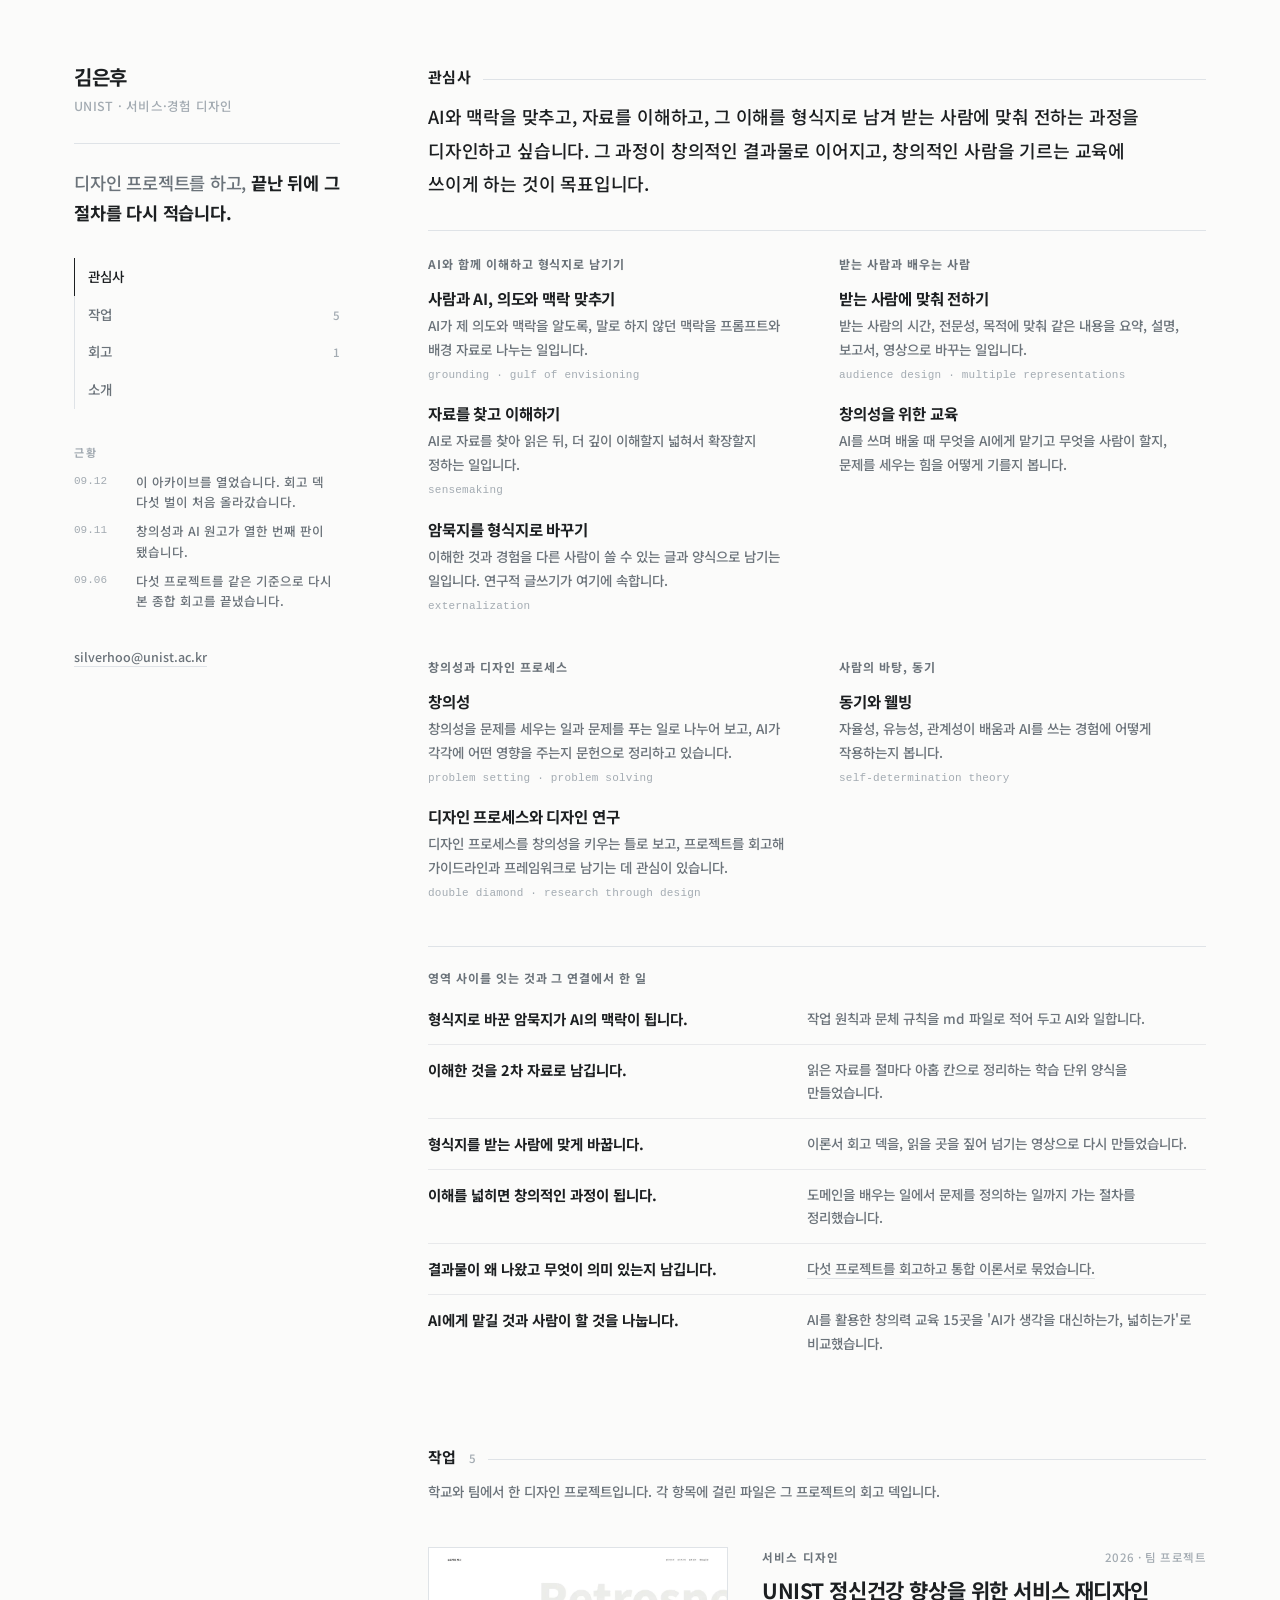
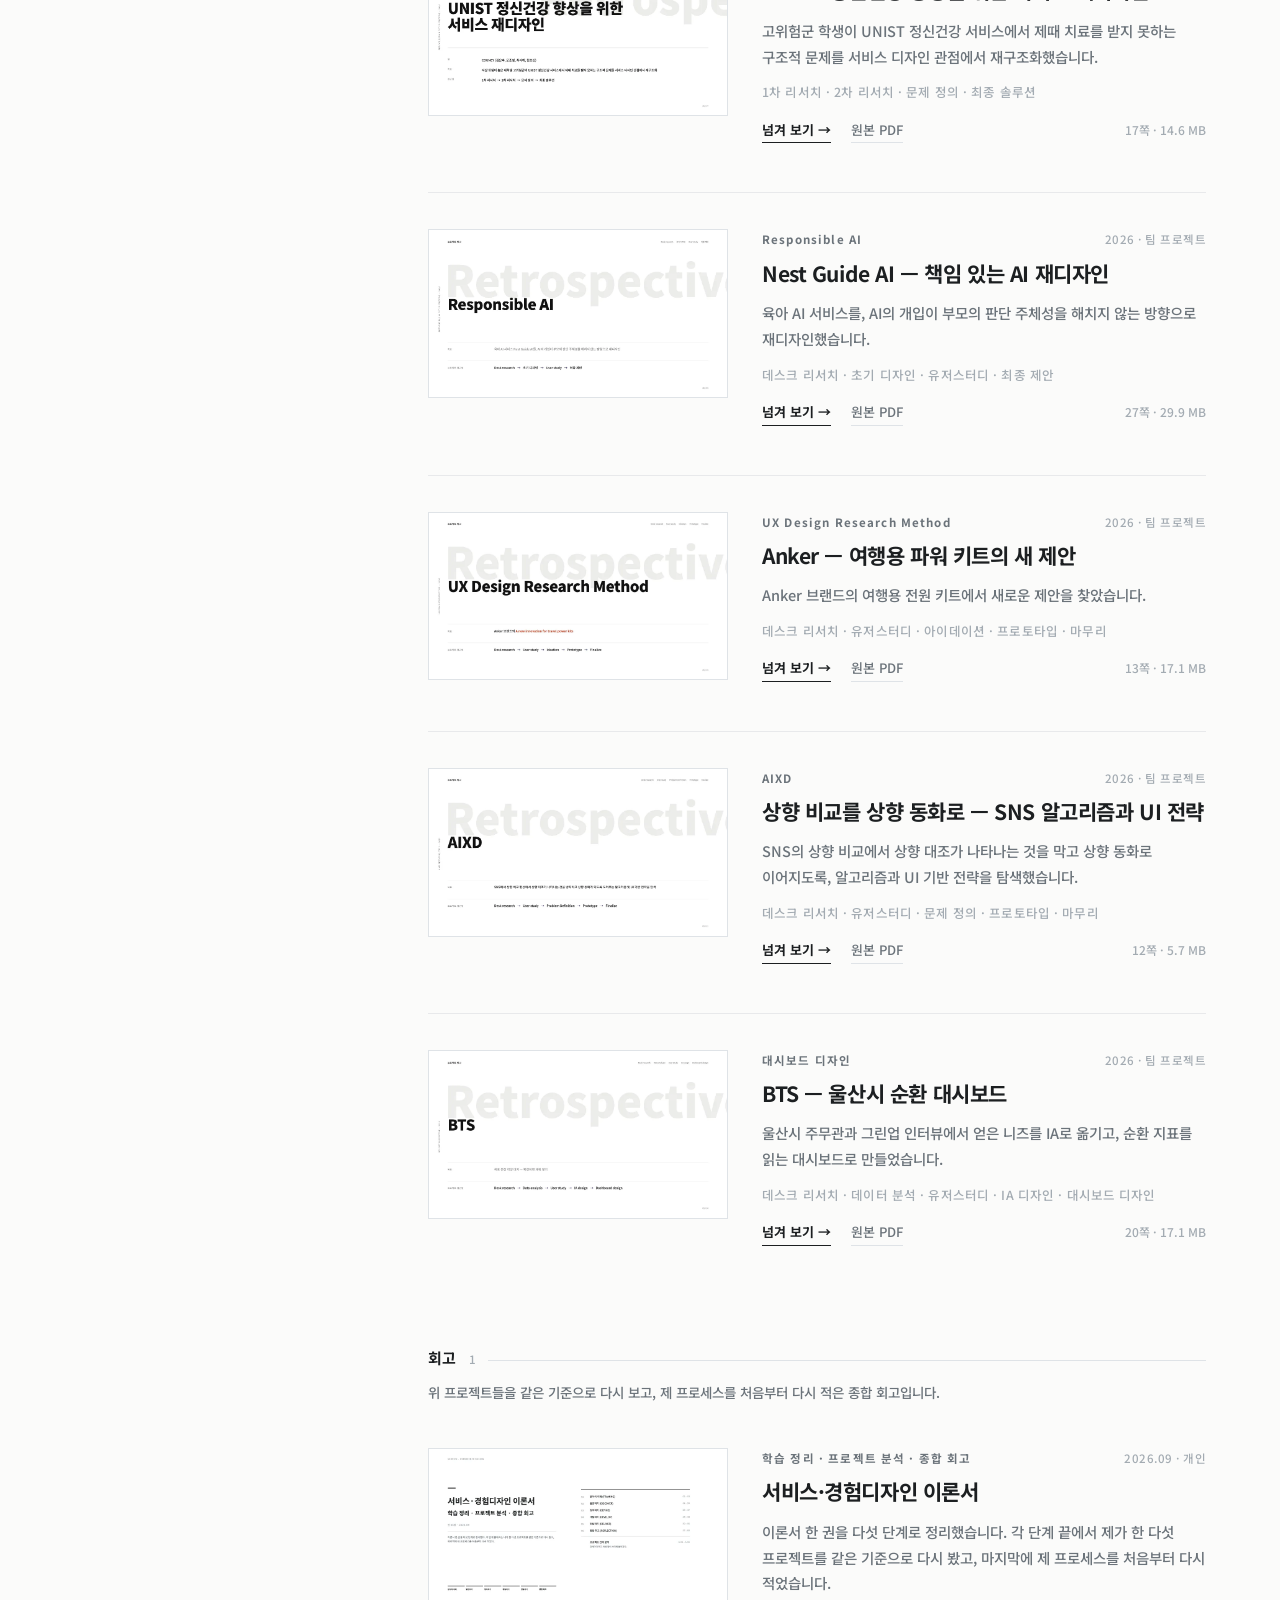
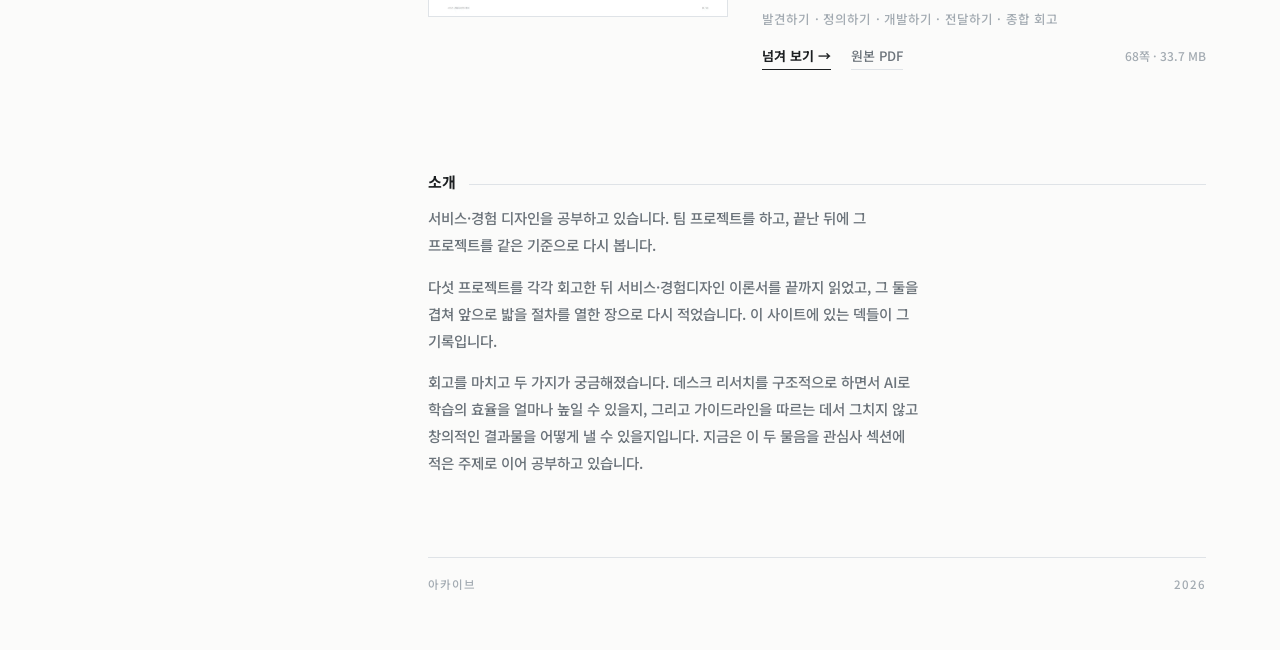
<file: index.html>
<!DOCTYPE html>
<html lang="ko">
<head>
<meta charset="utf-8">
<meta name="viewport" content="width=device-width, initial-scale=1">
<title>김은후 — 아카이브</title>
<meta name="description" content="디자인 프로젝트를 하고, 끝난 뒤에 그 절차를 다시 적습니다.">
<link rel="stylesheet" href="assets/site.css">
</head>
<body>
<div class="wrap">
  <div class="shell">

    <header class="side" id="top">
      <a class="me" href="#top">김은후</a>
      <p class="role">UNIST · 서비스·경험 디자인</p>
      <div class="hr"></div>
      <p class="decl">디자인 프로젝트를 하고, <b>끝난 뒤에 그 절차를 다시 적습니다.</b></p>
      <nav aria-label="섹션"><ul class="snav"><li><a href="#interests">관심사</a></li><li><a href="#work">작업<span class="n">5</span></a></li><li><a href="#retro">회고<span class="n">1</span></a></li><li><a href="#about">소개</a></li></ul></nav>
      <div class="news">
        <p class="lab">근황</p>
        <ul><li><time>09.12</time><span>이 아카이브를 열었습니다. 회고 덱 다섯 벌이 처음 올라갔습니다.</span></li><li><time>09.11</time><span>창의성과 AI 원고가 열한 번째 판이 됐습니다.</span></li><li><time>09.06</time><span>다섯 프로젝트를 같은 기준으로 다시 본 종합 회고를 끝냈습니다.</span></li></ul>
      </div>
      <p class="mail"><a href="mailto:silverhoo@unist.ac.kr">silverhoo@unist.ac.kr</a></p>
    </header>

    <main class="main">
    <section class="sec interests" id="interests">
      <div class="sechead"><h2>관심사</h2><span class="rule"></span></div>
      <p class="istate">AI와 맥락을 맞추고, 자료를 이해하고, 그 이해를 형식지로 남겨 받는 사람에 맞춰 전하는 과정을 디자인하고 싶습니다. 그 과정이 창의적인 결과물로 이어지고, 창의적인 사람을 기르는 교육에 쓰이게 하는 것이 목표입니다.</p>
      <div class="igroups">
      <div class="ig">
        <h3>AI와 함께 이해하고 형식지로 남기기</h3>
        <ul>
          <li>
            <p class="in">사람과 AI, 의도와 맥락 맞추기</p>
            <p class="it">AI가 제 의도와 맥락을 알도록, 말로 하지 않던 맥락을 프롬프트와 배경 자료로 나누는 일입니다.</p>
            <p class="iterm">grounding · gulf of envisioning</p>
          </li>
          <li>
            <p class="in">자료를 찾고 이해하기</p>
            <p class="it">AI로 자료를 찾아 읽은 뒤, 더 깊이 이해할지 넓혀서 확장할지 정하는 일입니다.</p>
            <p class="iterm">sensemaking</p>
          </li>
          <li>
            <p class="in">암묵지를 형식지로 바꾸기</p>
            <p class="it">이해한 것과 경험을 다른 사람이 쓸 수 있는 글과 양식으로 남기는 일입니다. 연구적 글쓰기가 여기에 속합니다.</p>
            <p class="iterm">externalization</p>
          </li>
        </ul>
      </div>
      <div class="ig">
        <h3>받는 사람과 배우는 사람</h3>
        <ul>
          <li>
            <p class="in">받는 사람에 맞춰 전하기</p>
            <p class="it">받는 사람의 시간, 전문성, 목적에 맞춰 같은 내용을 요약, 설명, 보고서, 영상으로 바꾸는 일입니다.</p>
            <p class="iterm">audience design · multiple representations</p>
          </li>
          <li>
            <p class="in">창의성을 위한 교육</p>
            <p class="it">AI를 쓰며 배울 때 무엇을 AI에게 맡기고 무엇을 사람이 할지, 문제를 세우는 힘을 어떻게 기를지 봅니다.</p>
          </li>
        </ul>
      </div>
      <div class="ig">
        <h3>창의성과 디자인 프로세스</h3>
        <ul>
          <li>
            <p class="in">창의성</p>
            <p class="it">창의성을 문제를 세우는 일과 문제를 푸는 일로 나누어 보고, AI가 각각에 어떤 영향을 주는지 문헌으로 정리하고 있습니다.</p>
            <p class="iterm">problem setting · problem solving</p>
          </li>
          <li>
            <p class="in">디자인 프로세스와 디자인 연구</p>
            <p class="it">디자인 프로세스를 창의성을 키우는 틀로 보고, 프로젝트를 회고해 가이드라인과 프레임워크로 남기는 데 관심이 있습니다.</p>
            <p class="iterm">double diamond · research through design</p>
          </li>
        </ul>
      </div>
      <div class="ig">
        <h3>사람의 바탕, 동기</h3>
        <ul>
          <li>
            <p class="in">동기와 웰빙</p>
            <p class="it">자율성, 유능성, 관계성이 배움과 AI를 쓰는 경험에 어떻게 작용하는지 봅니다.</p>
            <p class="iterm">self-determination theory</p>
          </li>
        </ul>
      </div>
      </div>
      <div class="ilinks">
        <p class="lab">영역 사이를 잇는 것과 그 연결에서 한 일</p>
        <ul>
        <li><span class="il">형식지로 바꾼 암묵지가 AI의 맥락이 됩니다.</span><span class="iw">작업 원칙과 문체 규칙을 md 파일로 적어 두고 AI와 일합니다.</span></li>
        <li><span class="il">이해한 것을 2차 자료로 남깁니다.</span><span class="iw">읽은 자료를 절마다 아홉 칸으로 정리하는 학습 단위 양식을 만들었습니다.</span></li>
        <li><span class="il">형식지를 받는 사람에 맞게 바꿉니다.</span><span class="iw">이론서 회고 덱을, 읽을 곳을 짚어 넘기는 영상으로 다시 만들었습니다.</span></li>
        <li><span class="il">이해를 넓히면 창의적인 과정이 됩니다.</span><span class="iw">도메인을 배우는 일에서 문제를 정의하는 일까지 가는 절차를 정리했습니다.</span></li>
        <li><span class="il">결과물이 왜 나왔고 무엇이 의미 있는지 남깁니다.</span><span class="iw"><a href="#retro">다섯 프로젝트를 회고하고 통합 이론서로 묶었습니다.</a></span></li>
        <li><span class="il">AI에게 맡길 것과 사람이 할 것을 나눕니다.</span><span class="iw">AI를 활용한 창의력 교육 15곳을 &#x27;AI가 생각을 대신하는가, 넓히는가&#x27;로 비교했습니다.</span></li>
        </ul>
      </div>
    </section>
    <section class="sec" id="work">
      <div class="sechead"><h2>작업</h2><span class="n">5</span><span class="rule"></span></div>
      <p class="seclead">학교와 팀에서 한 디자인 프로젝트입니다. 각 항목에 걸린 파일은 그 프로젝트의 회고 덱입니다.</p>
      <ul class="list">
      <li class="entry">
        <a class="shot" href="viewer/slides.html?f=../projects/retro/web/sdfhoego.pdf&t=UNIST%20%EC%A0%95%EC%8B%A0%EA%B1%B4%EA%B0%95%20%ED%96%A5%EC%83%81%EC%9D%84%20%EC%9C%84%ED%95%9C%20%EC%84%9C%EB%B9%84%EC%8A%A4%20%EC%9E%AC%EB%94%94%EC%9E%90%EC%9D%B8&o=../projects/retro/files/sdfhoego.pdf&p=../index.html" tabindex="-1" aria-hidden="true" data-n="6"><img src="projects/retro/thumbs/sdfhoego-1.webp" alt="" class="on" width="960" height="540"><img src="projects/retro/thumbs/sdfhoego-2.webp" alt="" loading="lazy" width="960" height="540"><img src="projects/retro/thumbs/sdfhoego-3.webp" alt="" loading="lazy" width="960" height="540"><img src="projects/retro/thumbs/sdfhoego-4.webp" alt="" loading="lazy" width="960" height="540"><img src="projects/retro/thumbs/sdfhoego-5.webp" alt="" loading="lazy" width="960" height="540"><img src="projects/retro/thumbs/sdfhoego-6.webp" alt="" loading="lazy" width="960" height="540"><span class="ticks"><i class="on"></i><i></i><i></i><i></i><i></i><i></i></span></a>
        <div>
          <p class="ehead"><span class="k">서비스 디자인</span><span class="y">2026 · 팀 프로젝트</span></p>
          <h3><a href="viewer/slides.html?f=../projects/retro/web/sdfhoego.pdf&t=UNIST%20%EC%A0%95%EC%8B%A0%EA%B1%B4%EA%B0%95%20%ED%96%A5%EC%83%81%EC%9D%84%20%EC%9C%84%ED%95%9C%20%EC%84%9C%EB%B9%84%EC%8A%A4%20%EC%9E%AC%EB%94%94%EC%9E%90%EC%9D%B8&o=../projects/retro/files/sdfhoego.pdf&p=../index.html">UNIST 정신건강 향상을 위한 서비스 재디자인</a></h3>
          <p class="goal">고위험군 학생이 UNIST 정신건강 서비스에서 제때 치료를 받지 못하는 구조적 문제를 서비스 디자인 관점에서 재구조화했습니다.</p>
          <p class="steps">1차 리서치 · 2차 리서치 · 문제 정의 · 최종 솔루션</p>
          <p class="links">
            <a class="go" href="viewer/slides.html?f=../projects/retro/web/sdfhoego.pdf&t=UNIST%20%EC%A0%95%EC%8B%A0%EA%B1%B4%EA%B0%95%20%ED%96%A5%EC%83%81%EC%9D%84%20%EC%9C%84%ED%95%9C%20%EC%84%9C%EB%B9%84%EC%8A%A4%20%EC%9E%AC%EB%94%94%EC%9E%90%EC%9D%B8&o=../projects/retro/files/sdfhoego.pdf&p=../index.html">넘겨 보기 →</a>
            <a class="sub" href="projects/retro/files/sdfhoego.pdf" download>원본 PDF</a>
            <span class="d">17쪽 · 14.6 MB</span>
          </p>
        </div>
      </li>
      <li class="entry">
        <a class="shot" href="viewer/slides.html?f=../projects/retro/web/raihoego.pdf&t=Nest%20Guide%20AI%20%E2%80%94%20%EC%B1%85%EC%9E%84%20%EC%9E%88%EB%8A%94%20AI%20%EC%9E%AC%EB%94%94%EC%9E%90%EC%9D%B8&o=../projects/retro/files/raihoego.pdf&p=../index.html" tabindex="-1" aria-hidden="true" data-n="6"><img src="projects/retro/thumbs/raihoego-1.webp" alt="" class="on" width="960" height="540"><img src="projects/retro/thumbs/raihoego-2.webp" alt="" loading="lazy" width="960" height="540"><img src="projects/retro/thumbs/raihoego-3.webp" alt="" loading="lazy" width="960" height="540"><img src="projects/retro/thumbs/raihoego-4.webp" alt="" loading="lazy" width="960" height="540"><img src="projects/retro/thumbs/raihoego-5.webp" alt="" loading="lazy" width="960" height="540"><img src="projects/retro/thumbs/raihoego-6.webp" alt="" loading="lazy" width="960" height="540"><span class="ticks"><i class="on"></i><i></i><i></i><i></i><i></i><i></i></span></a>
        <div>
          <p class="ehead"><span class="k">Responsible AI</span><span class="y">2026 · 팀 프로젝트</span></p>
          <h3><a href="viewer/slides.html?f=../projects/retro/web/raihoego.pdf&t=Nest%20Guide%20AI%20%E2%80%94%20%EC%B1%85%EC%9E%84%20%EC%9E%88%EB%8A%94%20AI%20%EC%9E%AC%EB%94%94%EC%9E%90%EC%9D%B8&o=../projects/retro/files/raihoego.pdf&p=../index.html">Nest Guide AI — 책임 있는 AI 재디자인</a></h3>
          <p class="goal">육아 AI 서비스를, AI의 개입이 부모의 판단 주체성을 해치지 않는 방향으로 재디자인했습니다.</p>
          <p class="steps">데스크 리서치 · 초기 디자인 · 유저스터디 · 최종 제안</p>
          <p class="links">
            <a class="go" href="viewer/slides.html?f=../projects/retro/web/raihoego.pdf&t=Nest%20Guide%20AI%20%E2%80%94%20%EC%B1%85%EC%9E%84%20%EC%9E%88%EB%8A%94%20AI%20%EC%9E%AC%EB%94%94%EC%9E%90%EC%9D%B8&o=../projects/retro/files/raihoego.pdf&p=../index.html">넘겨 보기 →</a>
            <a class="sub" href="projects/retro/files/raihoego.pdf" download>원본 PDF</a>
            <span class="d">27쪽 · 29.9 MB</span>
          </p>
        </div>
      </li>
      <li class="entry">
        <a class="shot" href="viewer/slides.html?f=../projects/retro/web/uxdrmhoego.pdf&t=Anker%20%E2%80%94%20%EC%97%AC%ED%96%89%EC%9A%A9%20%ED%8C%8C%EC%9B%8C%20%ED%82%A4%ED%8A%B8%EC%9D%98%20%EC%83%88%20%EC%A0%9C%EC%95%88&o=../projects/retro/files/uxdrmhoego.pdf&p=../index.html" tabindex="-1" aria-hidden="true" data-n="6"><img src="projects/retro/thumbs/uxdrmhoego-1.webp" alt="" class="on" width="960" height="540"><img src="projects/retro/thumbs/uxdrmhoego-2.webp" alt="" loading="lazy" width="960" height="540"><img src="projects/retro/thumbs/uxdrmhoego-3.webp" alt="" loading="lazy" width="960" height="540"><img src="projects/retro/thumbs/uxdrmhoego-4.webp" alt="" loading="lazy" width="960" height="540"><img src="projects/retro/thumbs/uxdrmhoego-5.webp" alt="" loading="lazy" width="960" height="540"><img src="projects/retro/thumbs/uxdrmhoego-6.webp" alt="" loading="lazy" width="960" height="540"><span class="ticks"><i class="on"></i><i></i><i></i><i></i><i></i><i></i></span></a>
        <div>
          <p class="ehead"><span class="k">UX Design Research Method</span><span class="y">2026 · 팀 프로젝트</span></p>
          <h3><a href="viewer/slides.html?f=../projects/retro/web/uxdrmhoego.pdf&t=Anker%20%E2%80%94%20%EC%97%AC%ED%96%89%EC%9A%A9%20%ED%8C%8C%EC%9B%8C%20%ED%82%A4%ED%8A%B8%EC%9D%98%20%EC%83%88%20%EC%A0%9C%EC%95%88&o=../projects/retro/files/uxdrmhoego.pdf&p=../index.html">Anker — 여행용 파워 키트의 새 제안</a></h3>
          <p class="goal">Anker 브랜드의 여행용 전원 키트에서 새로운 제안을 찾았습니다.</p>
          <p class="steps">데스크 리서치 · 유저스터디 · 아이데이션 · 프로토타입 · 마무리</p>
          <p class="links">
            <a class="go" href="viewer/slides.html?f=../projects/retro/web/uxdrmhoego.pdf&t=Anker%20%E2%80%94%20%EC%97%AC%ED%96%89%EC%9A%A9%20%ED%8C%8C%EC%9B%8C%20%ED%82%A4%ED%8A%B8%EC%9D%98%20%EC%83%88%20%EC%A0%9C%EC%95%88&o=../projects/retro/files/uxdrmhoego.pdf&p=../index.html">넘겨 보기 →</a>
            <a class="sub" href="projects/retro/files/uxdrmhoego.pdf" download>원본 PDF</a>
            <span class="d">13쪽 · 17.1 MB</span>
          </p>
        </div>
      </li>
      <li class="entry">
        <a class="shot" href="viewer/slides.html?f=../projects/retro/web/aixdhoego.pdf&t=%EC%83%81%ED%96%A5%20%EB%B9%84%EA%B5%90%EB%A5%BC%20%EC%83%81%ED%96%A5%20%EB%8F%99%ED%99%94%EB%A1%9C%20%E2%80%94%20SNS%20%EC%95%8C%EA%B3%A0%EB%A6%AC%EC%A6%98%EA%B3%BC%20UI%20%EC%A0%84%EB%9E%B5&o=../projects/retro/files/aixdhoego.pdf&p=../index.html" tabindex="-1" aria-hidden="true" data-n="6"><img src="projects/retro/thumbs/aixdhoego-1.webp" alt="" class="on" width="960" height="540"><img src="projects/retro/thumbs/aixdhoego-2.webp" alt="" loading="lazy" width="960" height="540"><img src="projects/retro/thumbs/aixdhoego-3.webp" alt="" loading="lazy" width="960" height="540"><img src="projects/retro/thumbs/aixdhoego-4.webp" alt="" loading="lazy" width="960" height="540"><img src="projects/retro/thumbs/aixdhoego-5.webp" alt="" loading="lazy" width="960" height="540"><img src="projects/retro/thumbs/aixdhoego-6.webp" alt="" loading="lazy" width="960" height="540"><span class="ticks"><i class="on"></i><i></i><i></i><i></i><i></i><i></i></span></a>
        <div>
          <p class="ehead"><span class="k">AIXD</span><span class="y">2026 · 팀 프로젝트</span></p>
          <h3><a href="viewer/slides.html?f=../projects/retro/web/aixdhoego.pdf&t=%EC%83%81%ED%96%A5%20%EB%B9%84%EA%B5%90%EB%A5%BC%20%EC%83%81%ED%96%A5%20%EB%8F%99%ED%99%94%EB%A1%9C%20%E2%80%94%20SNS%20%EC%95%8C%EA%B3%A0%EB%A6%AC%EC%A6%98%EA%B3%BC%20UI%20%EC%A0%84%EB%9E%B5&o=../projects/retro/files/aixdhoego.pdf&p=../index.html">상향 비교를 상향 동화로 — SNS 알고리즘과 UI 전략</a></h3>
          <p class="goal">SNS의 상향 비교에서 상향 대조가 나타나는 것을 막고 상향 동화로 이어지도록, 알고리즘과 UI 기반 전략을 탐색했습니다.</p>
          <p class="steps">데스크 리서치 · 유저스터디 · 문제 정의 · 프로토타입 · 마무리</p>
          <p class="links">
            <a class="go" href="viewer/slides.html?f=../projects/retro/web/aixdhoego.pdf&t=%EC%83%81%ED%96%A5%20%EB%B9%84%EA%B5%90%EB%A5%BC%20%EC%83%81%ED%96%A5%20%EB%8F%99%ED%99%94%EB%A1%9C%20%E2%80%94%20SNS%20%EC%95%8C%EA%B3%A0%EB%A6%AC%EC%A6%98%EA%B3%BC%20UI%20%EC%A0%84%EB%9E%B5&o=../projects/retro/files/aixdhoego.pdf&p=../index.html">넘겨 보기 →</a>
            <a class="sub" href="projects/retro/files/aixdhoego.pdf" download>원본 PDF</a>
            <span class="d">12쪽 · 5.7 MB</span>
          </p>
        </div>
      </li>
      <li class="entry">
        <a class="shot" href="viewer/slides.html?f=../projects/retro/web/bts.pdf&t=BTS%20%E2%80%94%20%EC%9A%B8%EC%82%B0%EC%8B%9C%20%EC%88%9C%ED%99%98%20%EB%8C%80%EC%8B%9C%EB%B3%B4%EB%93%9C&o=../projects/retro/files/bts.pdf&p=../index.html" tabindex="-1" aria-hidden="true" data-n="6"><img src="projects/retro/thumbs/bts-1.webp" alt="" class="on" width="960" height="540"><img src="projects/retro/thumbs/bts-2.webp" alt="" loading="lazy" width="960" height="540"><img src="projects/retro/thumbs/bts-3.webp" alt="" loading="lazy" width="960" height="540"><img src="projects/retro/thumbs/bts-4.webp" alt="" loading="lazy" width="960" height="540"><img src="projects/retro/thumbs/bts-5.webp" alt="" loading="lazy" width="960" height="540"><img src="projects/retro/thumbs/bts-6.webp" alt="" loading="lazy" width="960" height="540"><span class="ticks"><i class="on"></i><i></i><i></i><i></i><i></i><i></i></span></a>
        <div>
          <p class="ehead"><span class="k">대시보드 디자인</span><span class="y">2026 · 팀 프로젝트</span></p>
          <h3><a href="viewer/slides.html?f=../projects/retro/web/bts.pdf&t=BTS%20%E2%80%94%20%EC%9A%B8%EC%82%B0%EC%8B%9C%20%EC%88%9C%ED%99%98%20%EB%8C%80%EC%8B%9C%EB%B3%B4%EB%93%9C&o=../projects/retro/files/bts.pdf&p=../index.html">BTS — 울산시 순환 대시보드</a></h3>
          <p class="goal">울산시 주무관과 그린업 인터뷰에서 얻은 니즈를 IA로 옮기고, 순환 지표를 읽는 대시보드로 만들었습니다.</p>
          <p class="steps">데스크 리서치 · 데이터 분석 · 유저스터디 · IA 디자인 · 대시보드 디자인</p>
          <p class="links">
            <a class="go" href="viewer/slides.html?f=../projects/retro/web/bts.pdf&t=BTS%20%E2%80%94%20%EC%9A%B8%EC%82%B0%EC%8B%9C%20%EC%88%9C%ED%99%98%20%EB%8C%80%EC%8B%9C%EB%B3%B4%EB%93%9C&o=../projects/retro/files/bts.pdf&p=../index.html">넘겨 보기 →</a>
            <a class="sub" href="projects/retro/files/bts.pdf" download>원본 PDF</a>
            <span class="d">20쪽 · 17.1 MB</span>
          </p>
        </div>
      </li>
      </ul>
    </section>
    <section class="sec" id="retro">
      <div class="sechead"><h2>회고</h2><span class="n">1</span><span class="rule"></span></div>
      <p class="seclead">위 프로젝트들을 같은 기준으로 다시 보고, 제 프로세스를 처음부터 다시 적은 종합 회고입니다.</p>
      <ul class="list">
      <li class="entry">
        <a class="shot" href="viewer/slides.html?f=../projects/retro/web/peurojekteu-hoego-mit-ironseo.pdf&t=%EC%84%9C%EB%B9%84%EC%8A%A4%C2%B7%EA%B2%BD%ED%97%98%EB%94%94%EC%9E%90%EC%9D%B8%20%EC%9D%B4%EB%A1%A0%EC%84%9C&o=../projects/retro/files/peurojekteu-hoego-mit-ironseo.pdf&p=../index.html" tabindex="-1" aria-hidden="true" data-n="6"><img src="projects/retro/thumbs/peurojekteu-hoego-mit-ironseo-1.webp" alt="" class="on" width="960" height="540"><img src="projects/retro/thumbs/peurojekteu-hoego-mit-ironseo-2.webp" alt="" loading="lazy" width="960" height="540"><img src="projects/retro/thumbs/peurojekteu-hoego-mit-ironseo-3.webp" alt="" loading="lazy" width="960" height="540"><img src="projects/retro/thumbs/peurojekteu-hoego-mit-ironseo-4.webp" alt="" loading="lazy" width="960" height="540"><img src="projects/retro/thumbs/peurojekteu-hoego-mit-ironseo-5.webp" alt="" loading="lazy" width="960" height="540"><img src="projects/retro/thumbs/peurojekteu-hoego-mit-ironseo-6.webp" alt="" loading="lazy" width="960" height="540"><span class="ticks"><i class="on"></i><i></i><i></i><i></i><i></i><i></i></span></a>
        <div>
          <p class="ehead"><span class="k">학습 정리 · 프로젝트 분석 · 종합 회고</span><span class="y">2026.09 · 개인</span></p>
          <h3><a href="viewer/slides.html?f=../projects/retro/web/peurojekteu-hoego-mit-ironseo.pdf&t=%EC%84%9C%EB%B9%84%EC%8A%A4%C2%B7%EA%B2%BD%ED%97%98%EB%94%94%EC%9E%90%EC%9D%B8%20%EC%9D%B4%EB%A1%A0%EC%84%9C&o=../projects/retro/files/peurojekteu-hoego-mit-ironseo.pdf&p=../index.html">서비스·경험디자인 이론서</a></h3>
          <p class="goal">이론서 한 권을 다섯 단계로 정리했습니다. 각 단계 끝에서 제가 한 다섯 프로젝트를 같은 기준으로 다시 봤고, 마지막에 제 프로세스를 처음부터 다시 적었습니다.</p>
          <p class="steps">발견하기 · 정의하기 · 개발하기 · 전달하기 · 종합 회고</p>
          <p class="links">
            <a class="go" href="viewer/slides.html?f=../projects/retro/web/peurojekteu-hoego-mit-ironseo.pdf&t=%EC%84%9C%EB%B9%84%EC%8A%A4%C2%B7%EA%B2%BD%ED%97%98%EB%94%94%EC%9E%90%EC%9D%B8%20%EC%9D%B4%EB%A1%A0%EC%84%9C&o=../projects/retro/files/peurojekteu-hoego-mit-ironseo.pdf&p=../index.html">넘겨 보기 →</a>
            <a class="sub" href="projects/retro/files/peurojekteu-hoego-mit-ironseo.pdf" download>원본 PDF</a>
            <span class="d">68쪽 · 33.7 MB</span>
          </p>
        </div>
      </li>
      </ul>
    </section>

    <section class="sec about" id="about">
      <div class="sechead"><h2>소개</h2><span class="rule"></span></div>
      <p>서비스·경험 디자인을 공부하고 있습니다. 팀 프로젝트를 하고, 끝난 뒤에 그 프로젝트를 같은 기준으로 다시 봅니다.</p>
      <p>다섯 프로젝트를 각각 회고한 뒤 서비스·경험디자인 이론서를 끝까지 읽었고, 그 둘을 겹쳐 앞으로 밟을 절차를 열한 장으로 다시 적었습니다. 이 사이트에 있는 덱들이 그 기록입니다.</p>
      <p>회고를 마치고 두 가지가 궁금해졌습니다. 데스크 리서치를 구조적으로 하면서 AI로 학습의 효율을 얼마나 높일 수 있을지, 그리고 가이드라인을 따르는 데서 그치지 않고 창의적인 결과물을 어떻게 낼 수 있을지입니다. 지금은 이 두 물음을 관심사 섹션에 적은 주제로 이어 공부하고 있습니다.</p>
    </section>

    <footer class="foot"><span>아카이브</span><span>2026</span></footer>
    </main>

  </div>
</div>

<script>
// 1) 표지에 손을 올리면 덱의 앞장이 넘어간다. 손을 떼면 표지로 돌아온다.
// 2) 왼쪽 내비는 지금 읽고 있는 섹션을 표시한다.
(function () {
  var slow = window.matchMedia('(prefers-reduced-motion: reduce)').matches;

  document.querySelectorAll('.entry').forEach(function (entry) {
    var shot = entry.querySelector('.shot[data-n]');
    if (!shot) return;
    var imgs = shot.querySelectorAll('img');
    var ticks = shot.querySelectorAll('.ticks i');
    var n = imgs.length, at = 0, timer = null;

    function go(i) {
      if (i === at) return;
      imgs[at].classList.remove('on');
      ticks[at].classList.remove('on');
      at = i;
      imgs[at].classList.add('on');
      ticks[at].classList.add('on');
    }
    function start() {
      if (slow || n < 2 || timer) return;
      for (var i = 0; i < n; i++) imgs[i].loading = 'eager';
      timer = setInterval(function () { go((at + 1) % n); }, 680);
    }
    function stop() {
      if (timer) { clearInterval(timer); timer = null; }
      go(0);
    }
    entry.addEventListener('mouseenter', start);
    entry.addEventListener('mouseleave', stop);
    entry.addEventListener('focusin', start);
    entry.addEventListener('focusout', stop);
  });

  var links = {}, order = [], visible = {};
  document.querySelectorAll('.snav a').forEach(function (a) {
    var id = a.getAttribute('href').slice(1);
    var sec = document.getElementById(id);
    if (!sec) return;
    links[id] = a;
    order.push(sec);
  });
  if (!order.length || !('IntersectionObserver' in window)) return;

  function paint() {
    var cur = null;
    for (var i = 0; i < order.length; i++) {
      if (visible[order[i].id]) { cur = order[i].id; break; }
    }
    for (var id in links) {
      if (id === cur) links[id].setAttribute('aria-current', 'true');
      else links[id].removeAttribute('aria-current');
    }
  }
  var io = new IntersectionObserver(function (entries) {
    entries.forEach(function (e) { visible[e.target.id] = e.isIntersecting; });
    paint();
  }, { rootMargin: '-12% 0px -68% 0px', threshold: 0 });
  order.forEach(function (s) { io.observe(s); });
})();
</script>
</body>
</html>
</file>
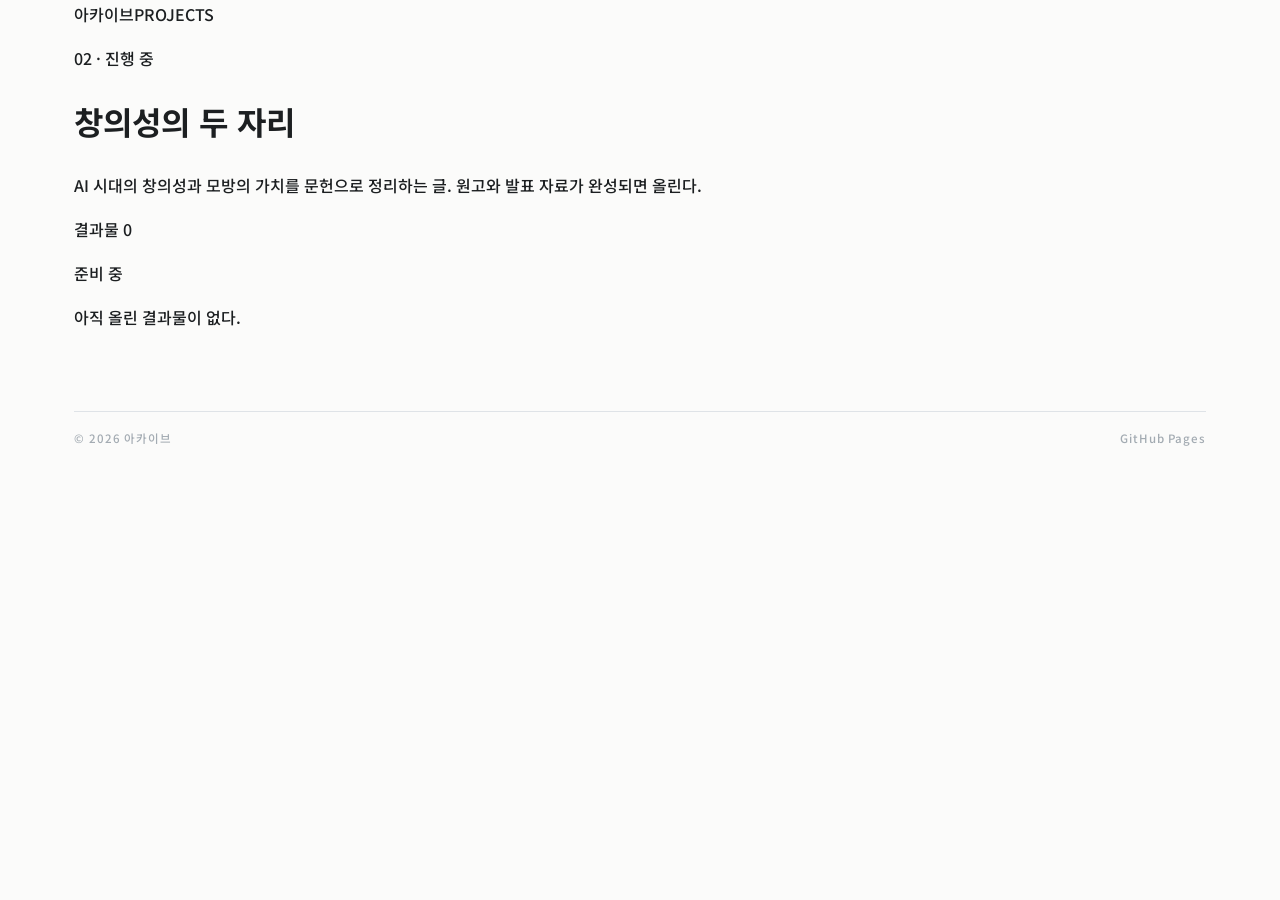
<file: projects/creativity/index.html>
<!DOCTYPE html>
<html lang="ko">
<head>
<meta charset="utf-8">
<meta name="viewport" content="width=device-width, initial-scale=1">
<title>창의성의 두 자리 — 아카이브</title>
<meta name="description" content="프로젝트 결과물 아카이브">
<link rel="stylesheet" href="../../assets/site.css">
</head>
<body>
<div class="wrap">
  <nav class="top"><a class="" href="../../index.html">아카이브</a><span>PROJECTS</span></nav>
  <header class="head">
    <p class="kicker">02 · 진행 중</p>
    <h1>창의성의 두 자리</h1>
    <p class="lead">AI 시대의 창의성과 모방의 가치를 문헌으로 정리하는 글. 원고와 발표 자료가 완성되면 올린다.</p>
  </header>
  <p class="section-title">결과물 0</p>
  <ul class="list">
    <li class="item"><div class="thumb empty">준비 중</div><div><p class="meta">아직 올린 결과물이 없다.</p></div></li>
  </ul>
  <footer class="foot">
    <span>© 2026 아카이브</span>
    <span>GitHub Pages</span>
  </footer>
</div>
</body>
</html>
</file>
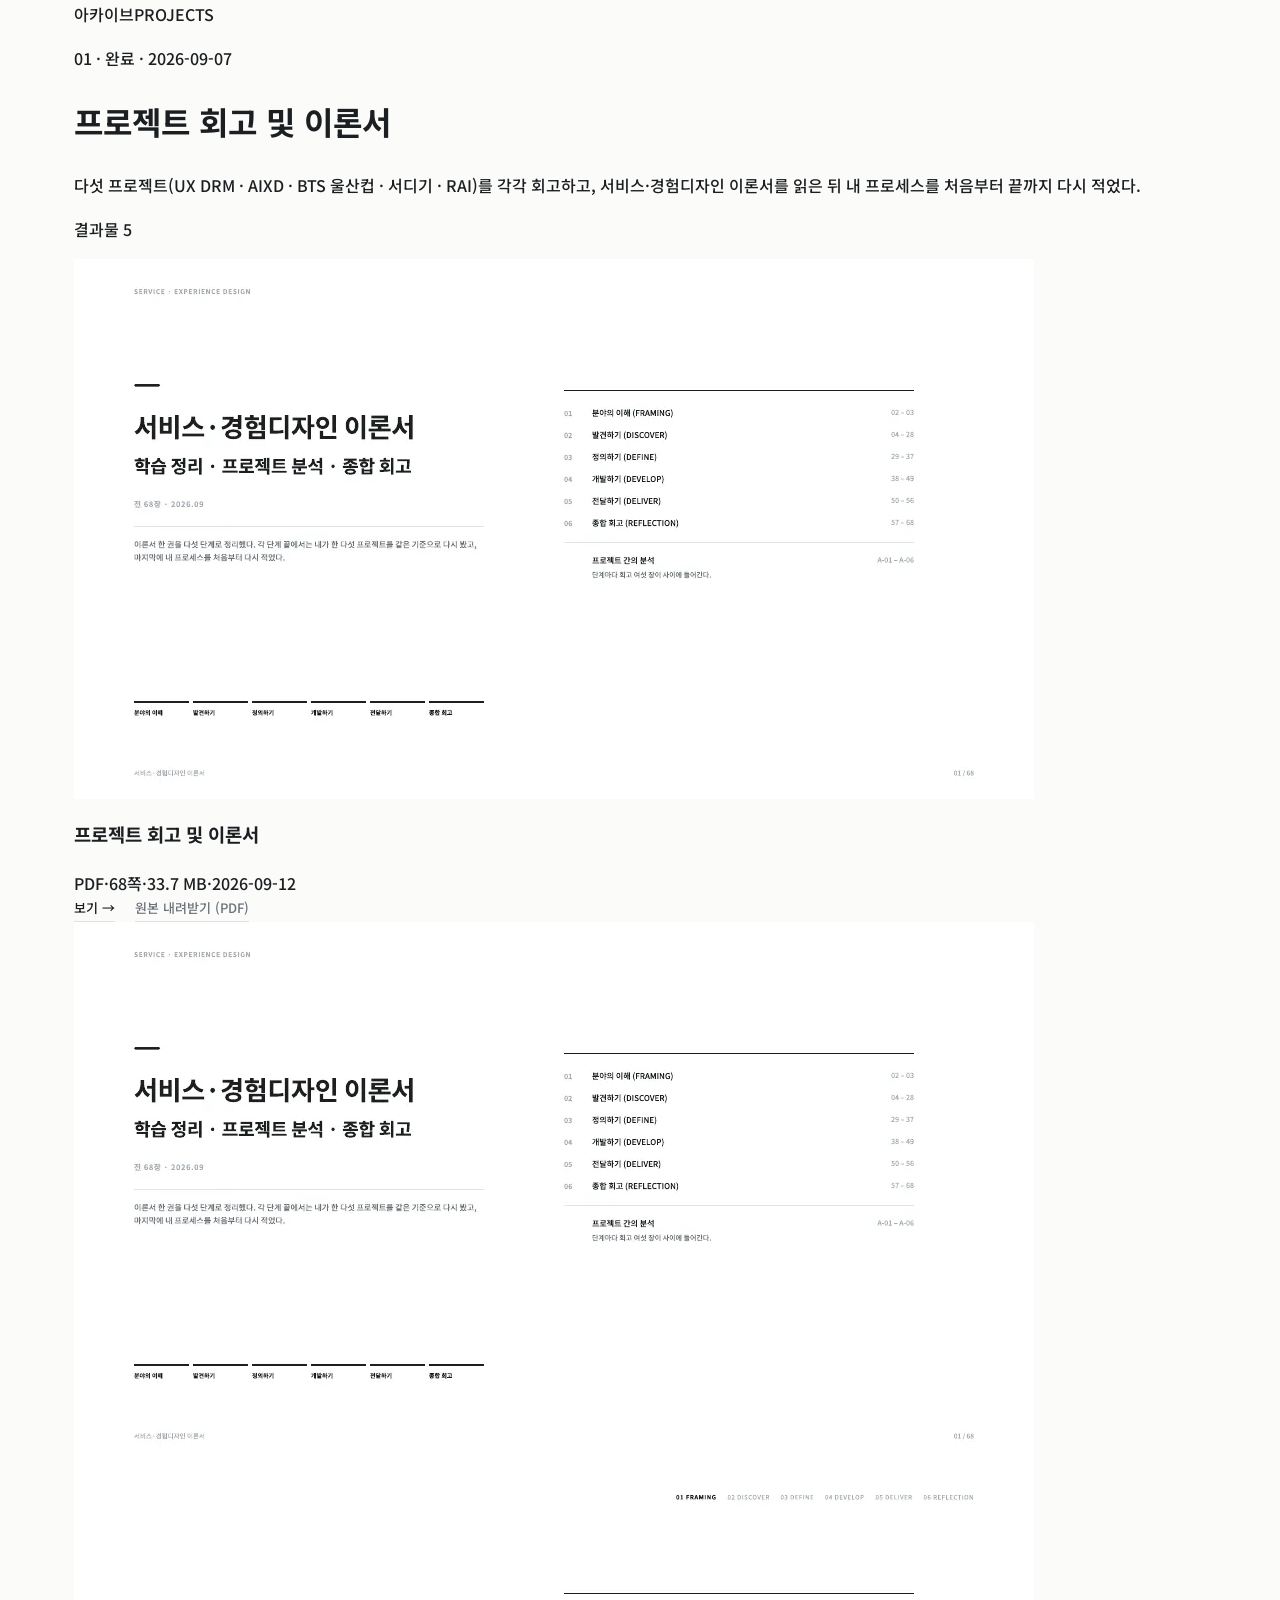
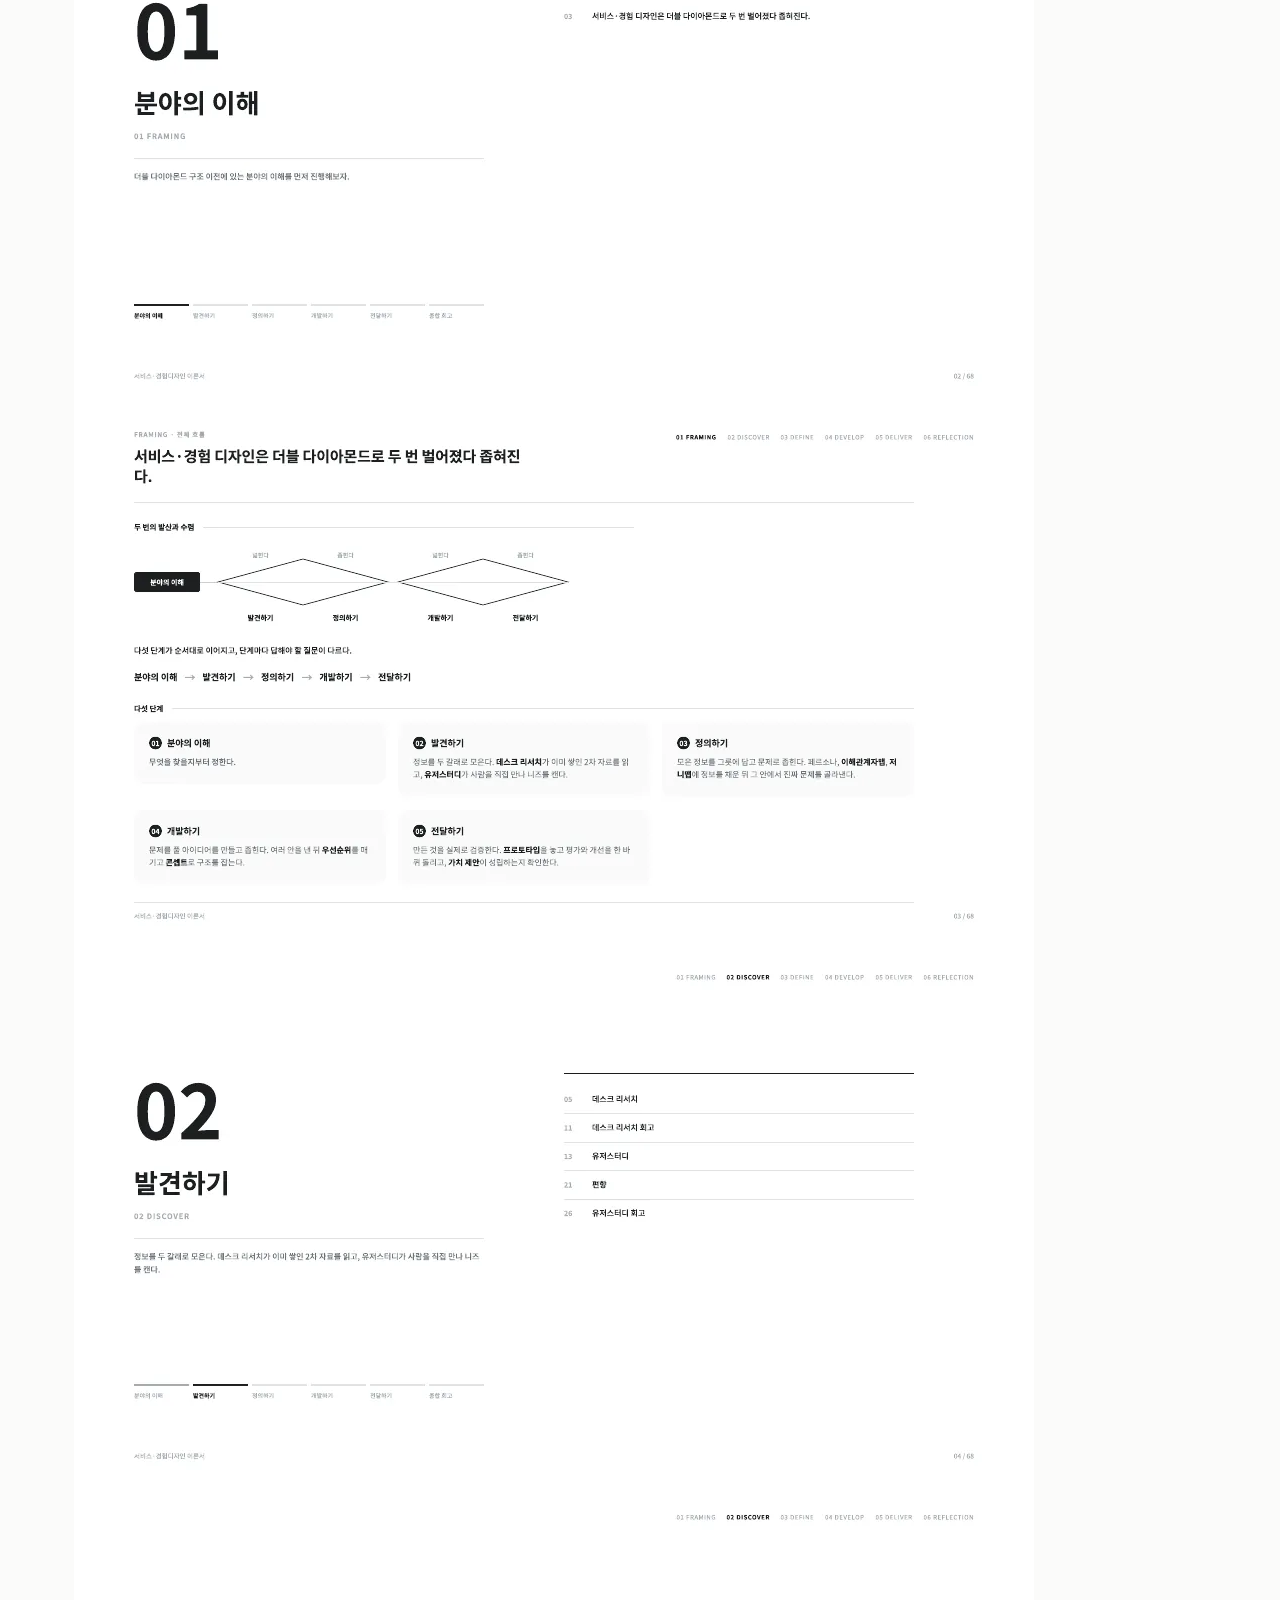
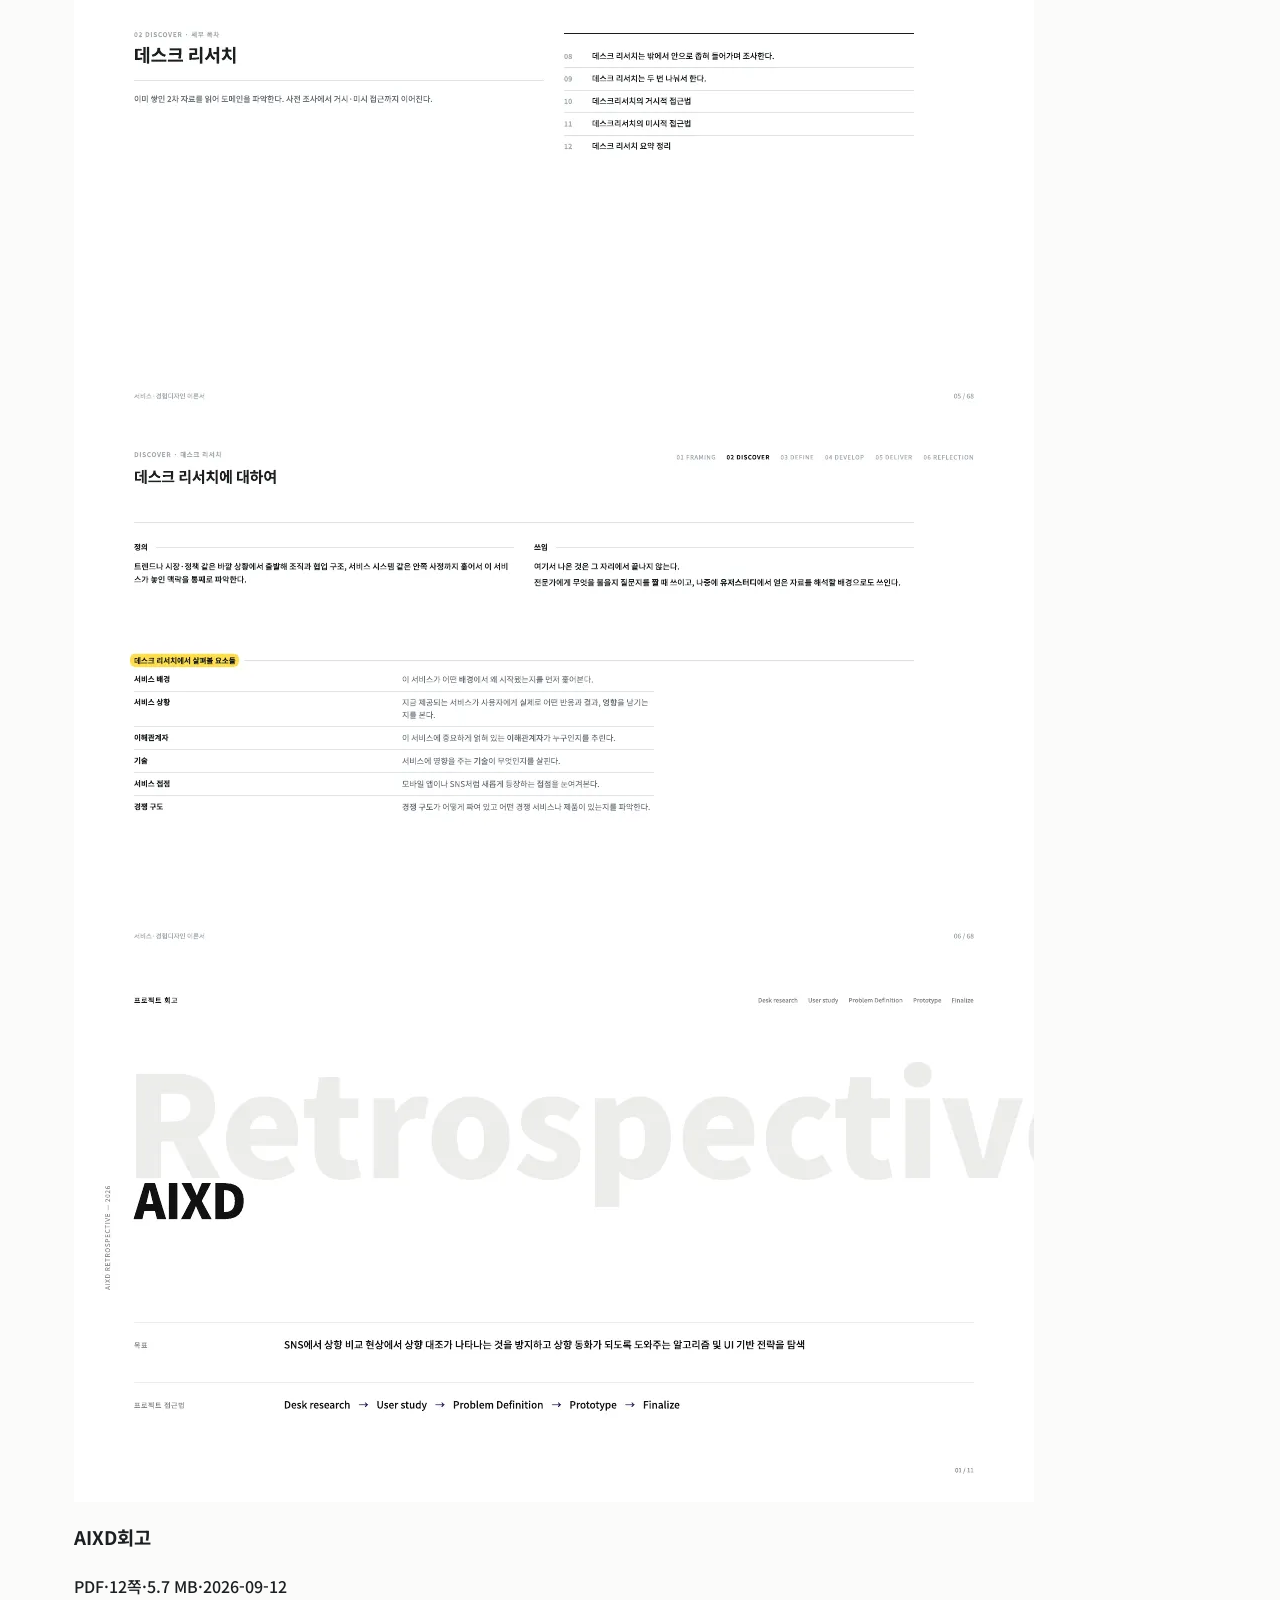
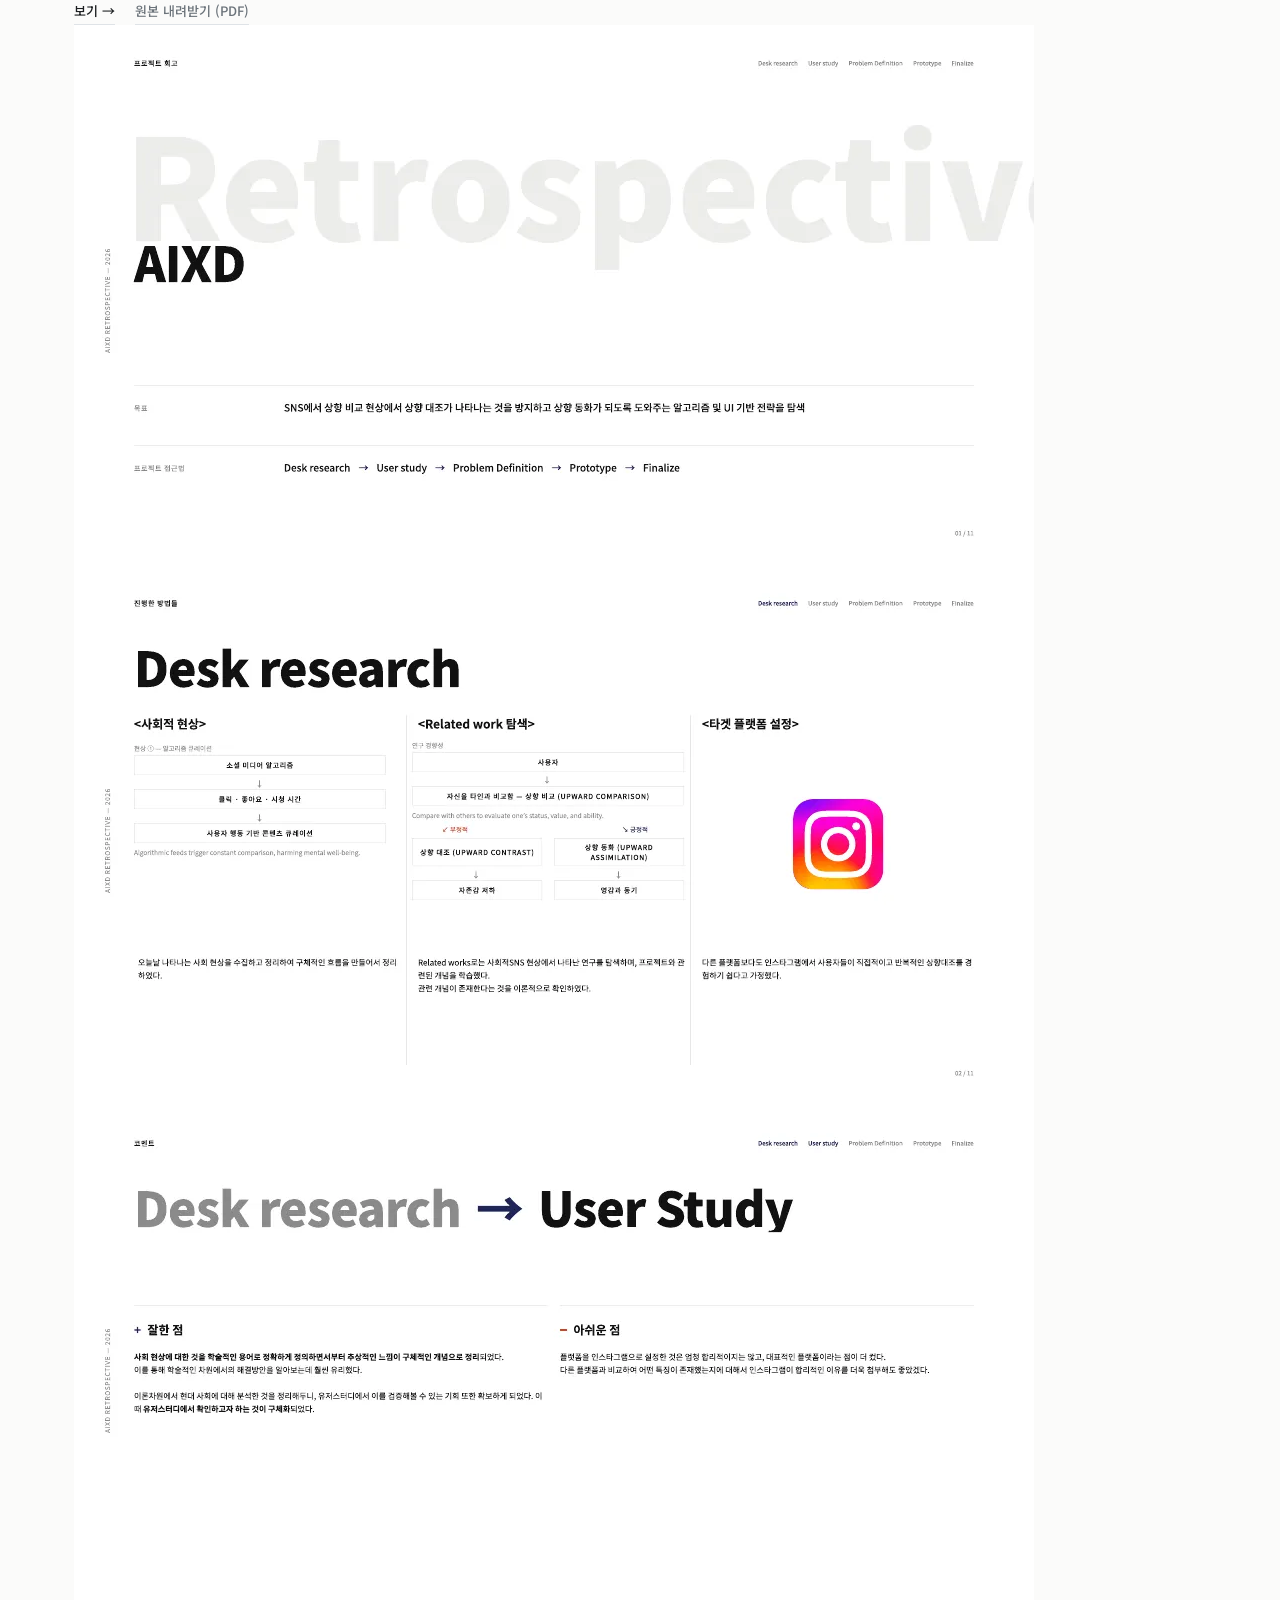
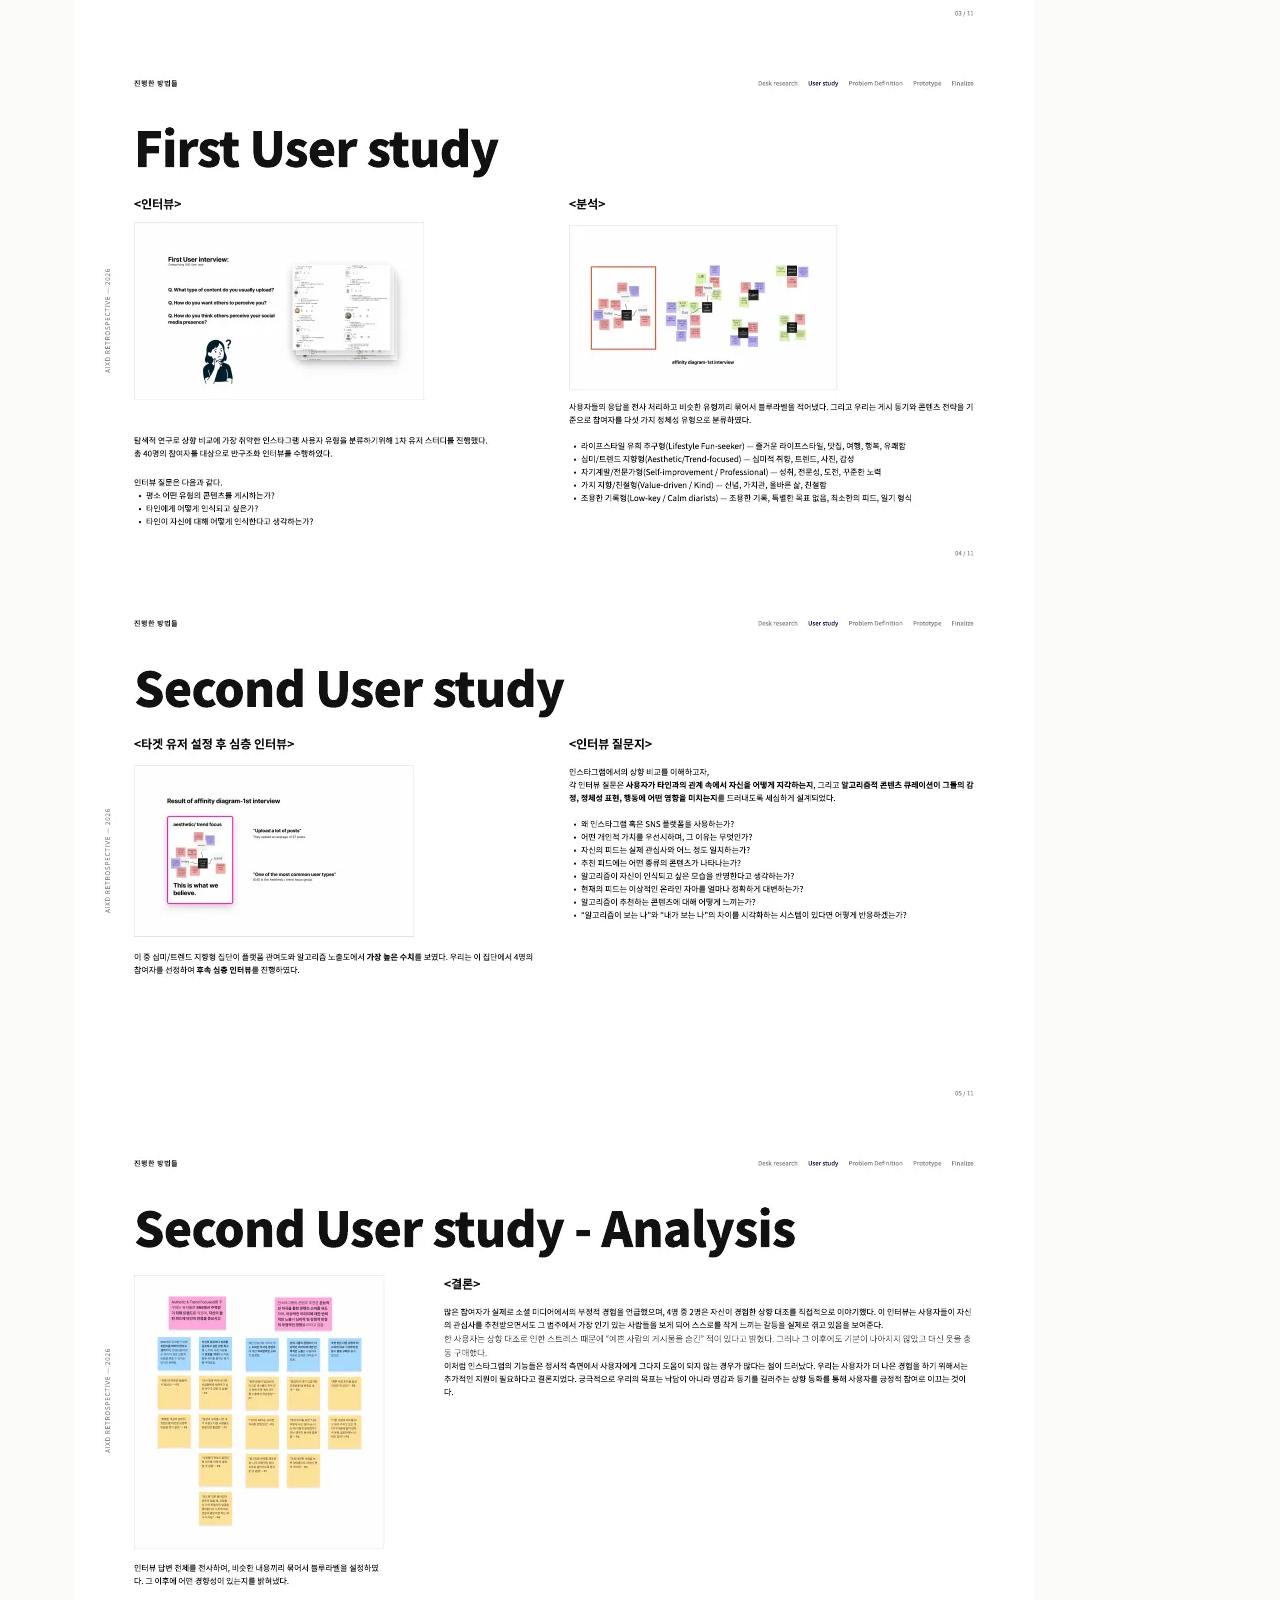
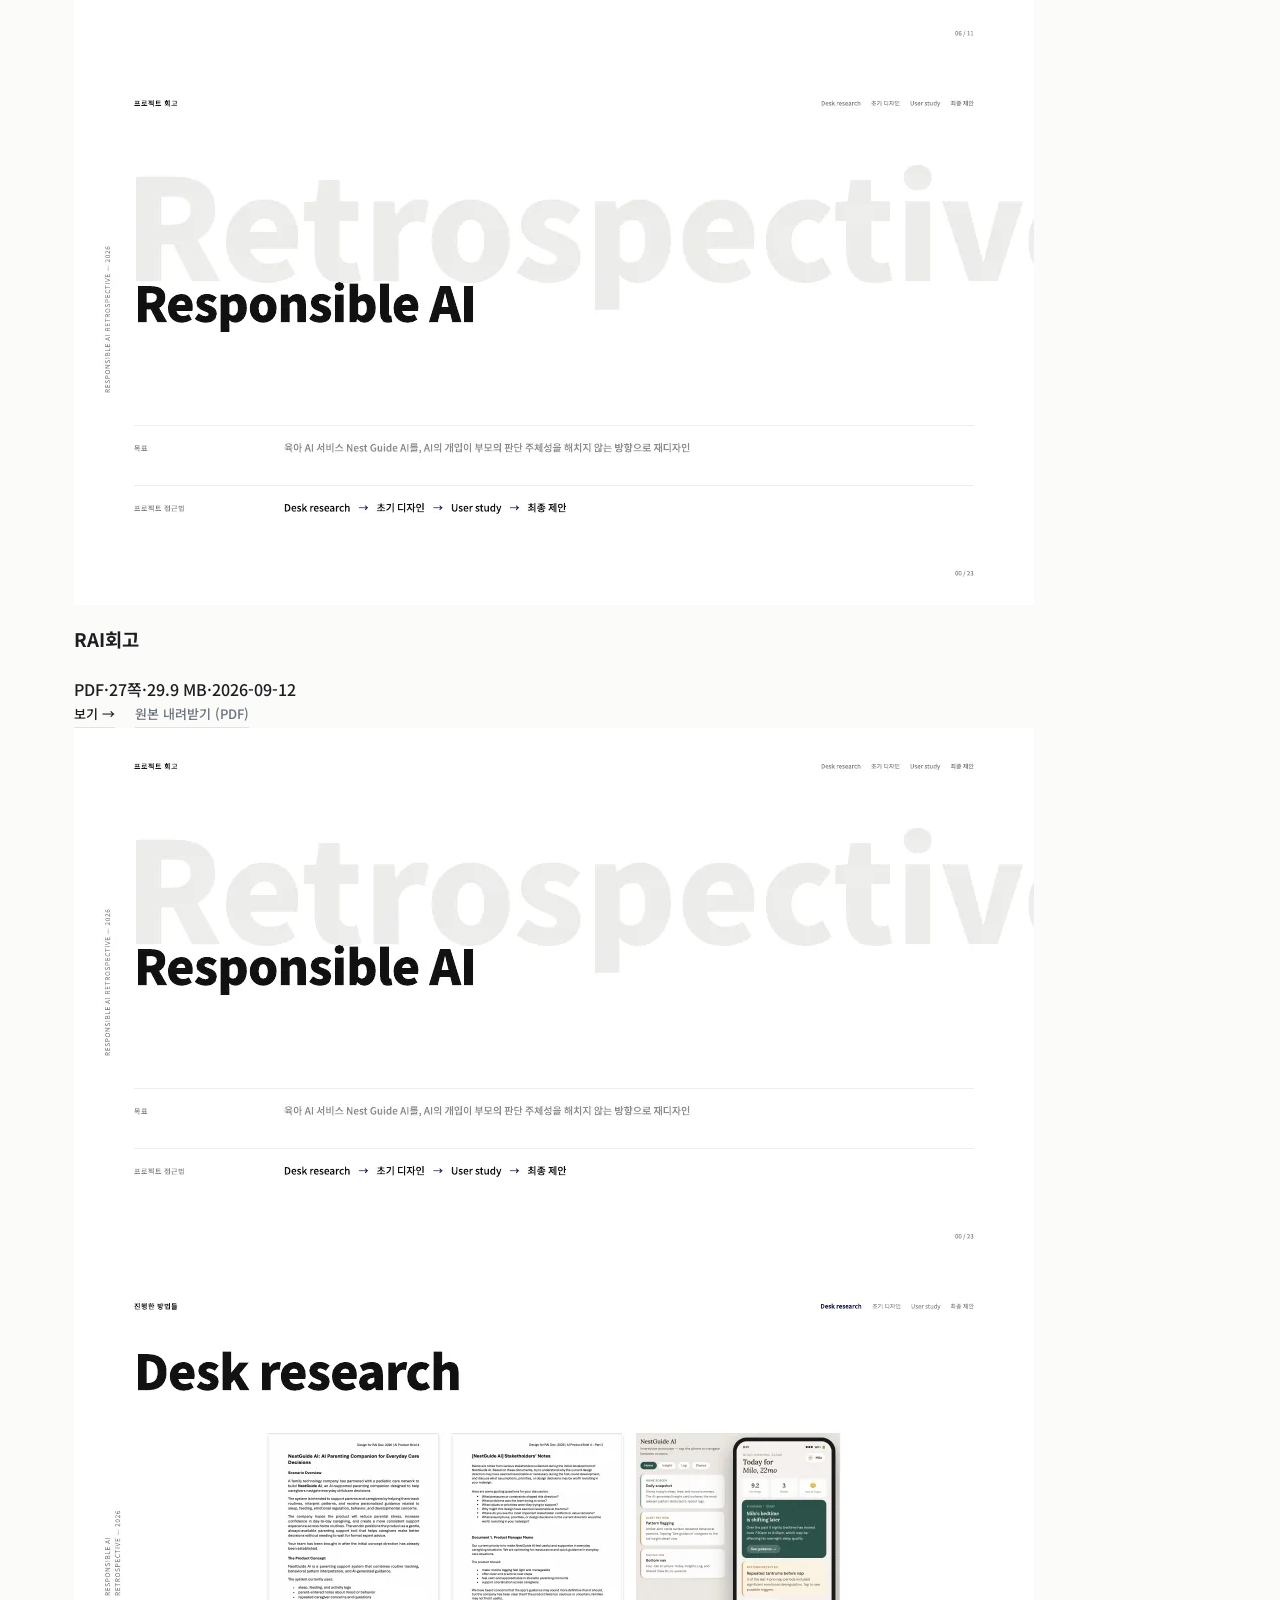
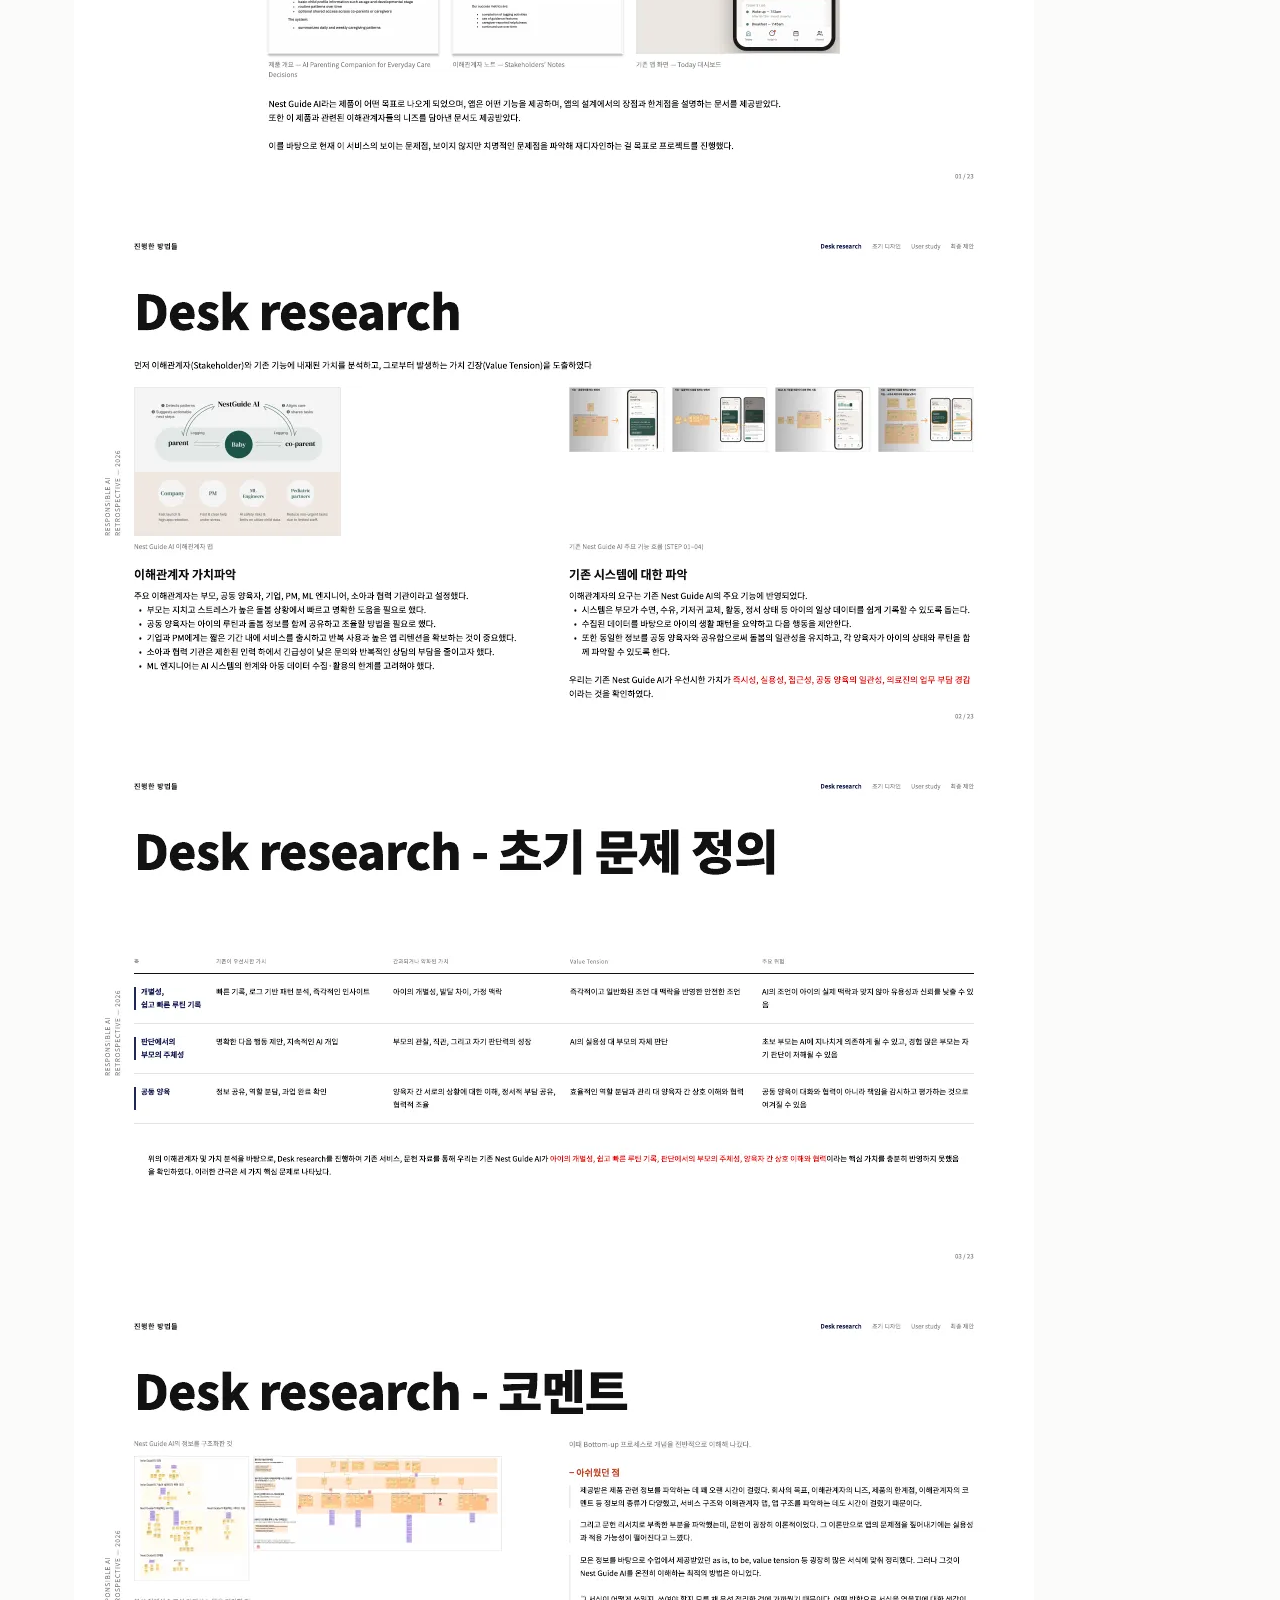
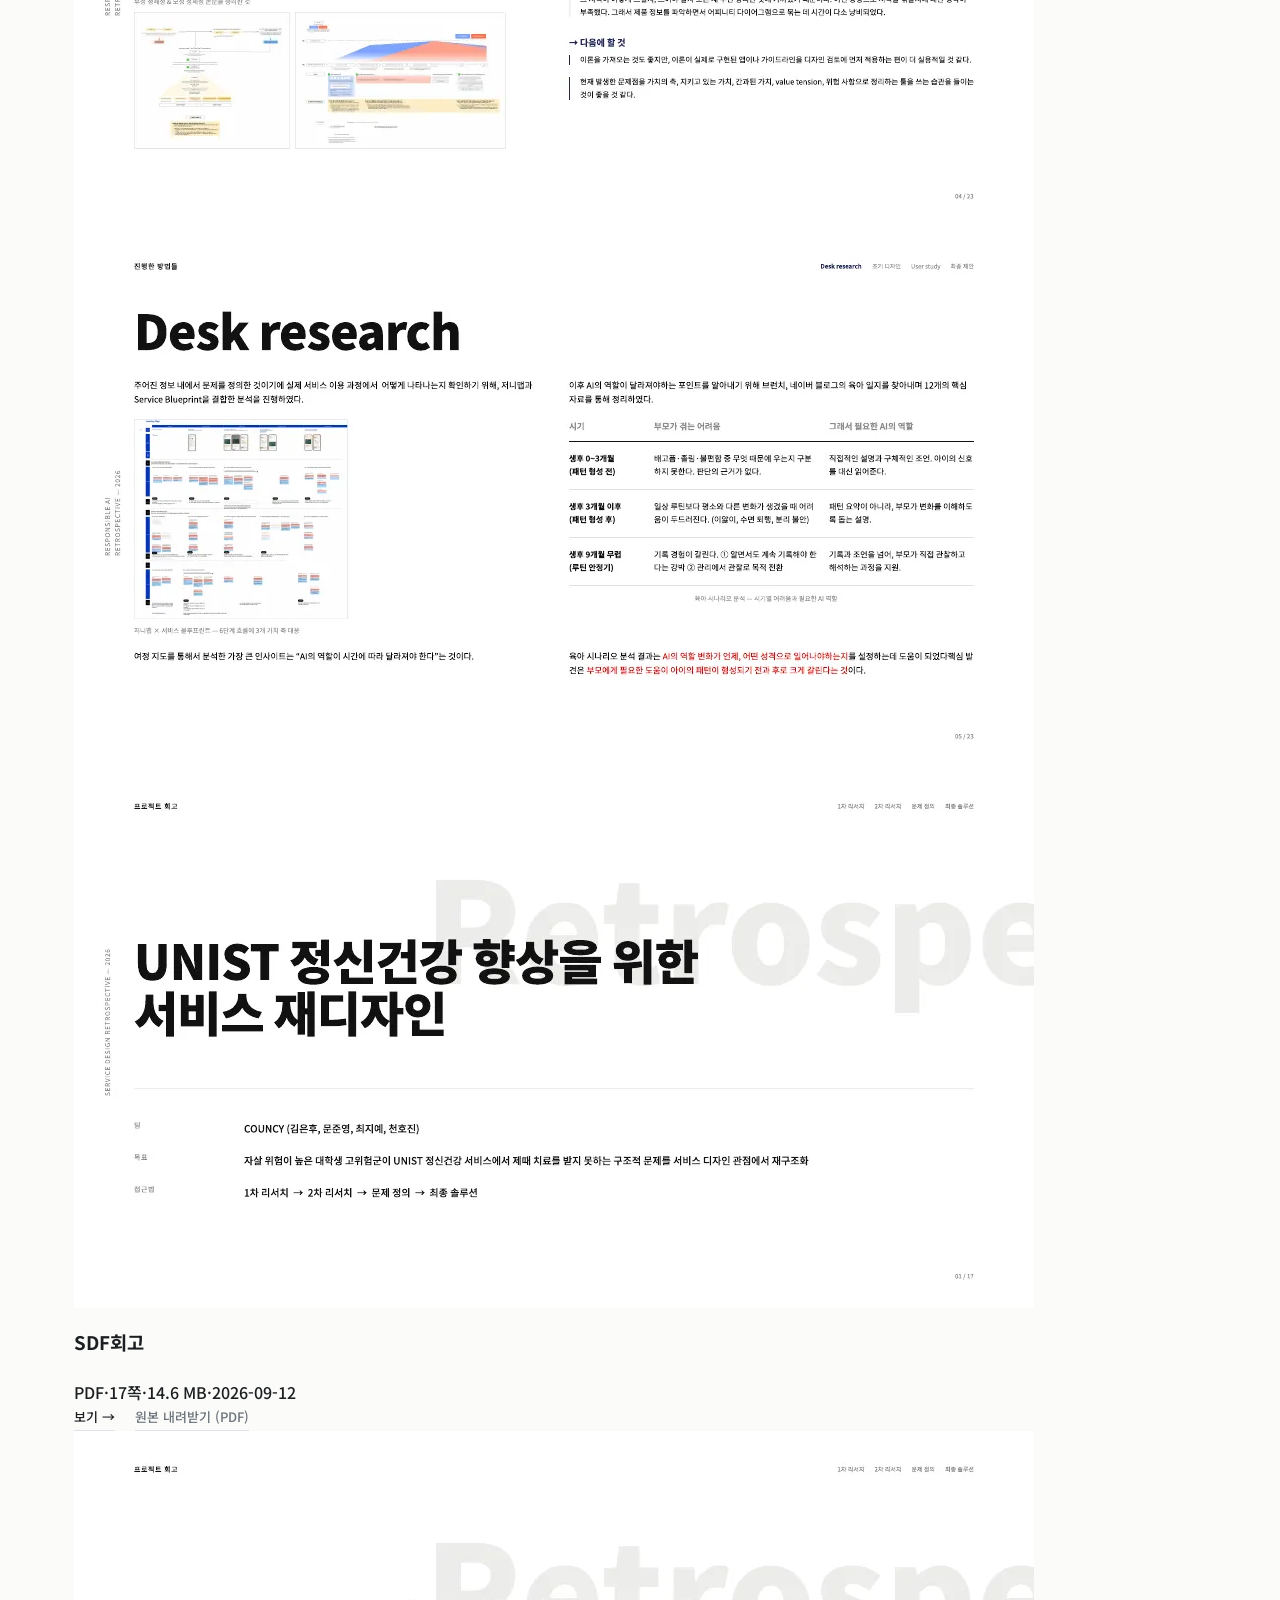
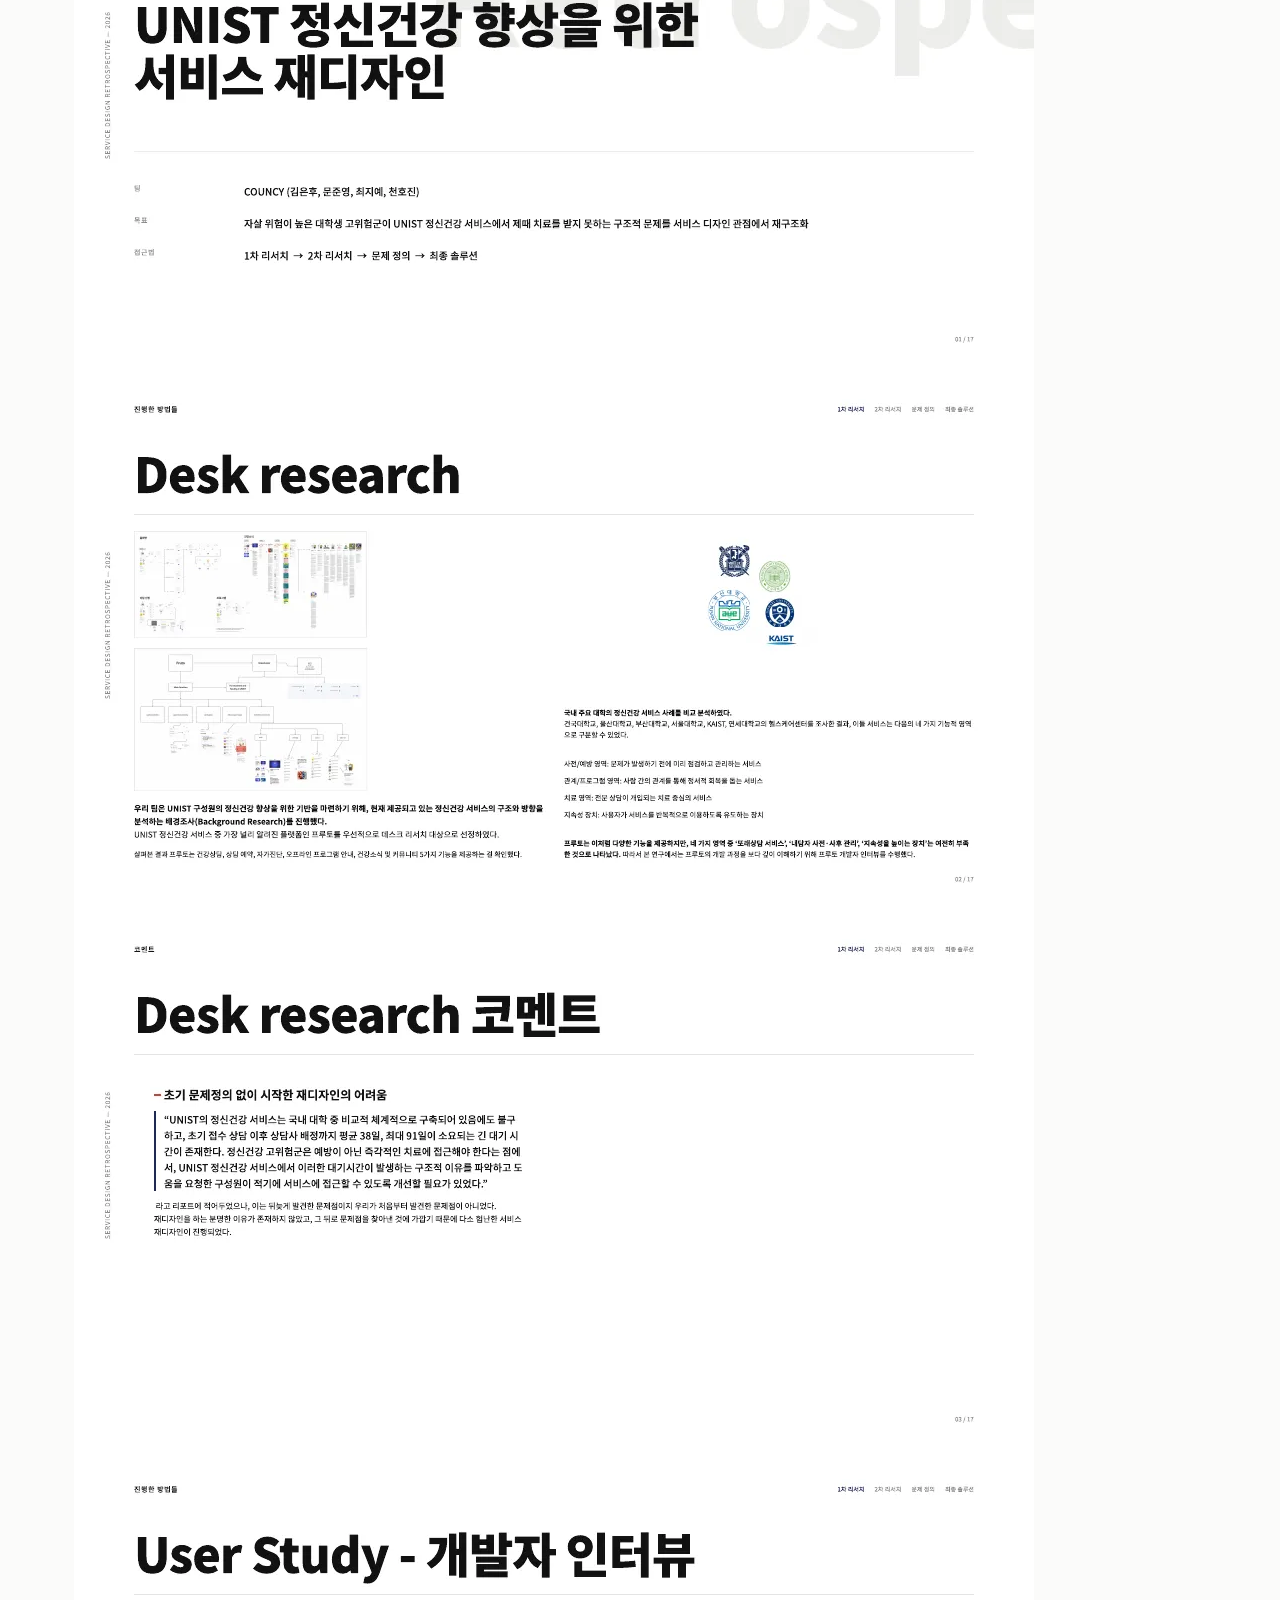
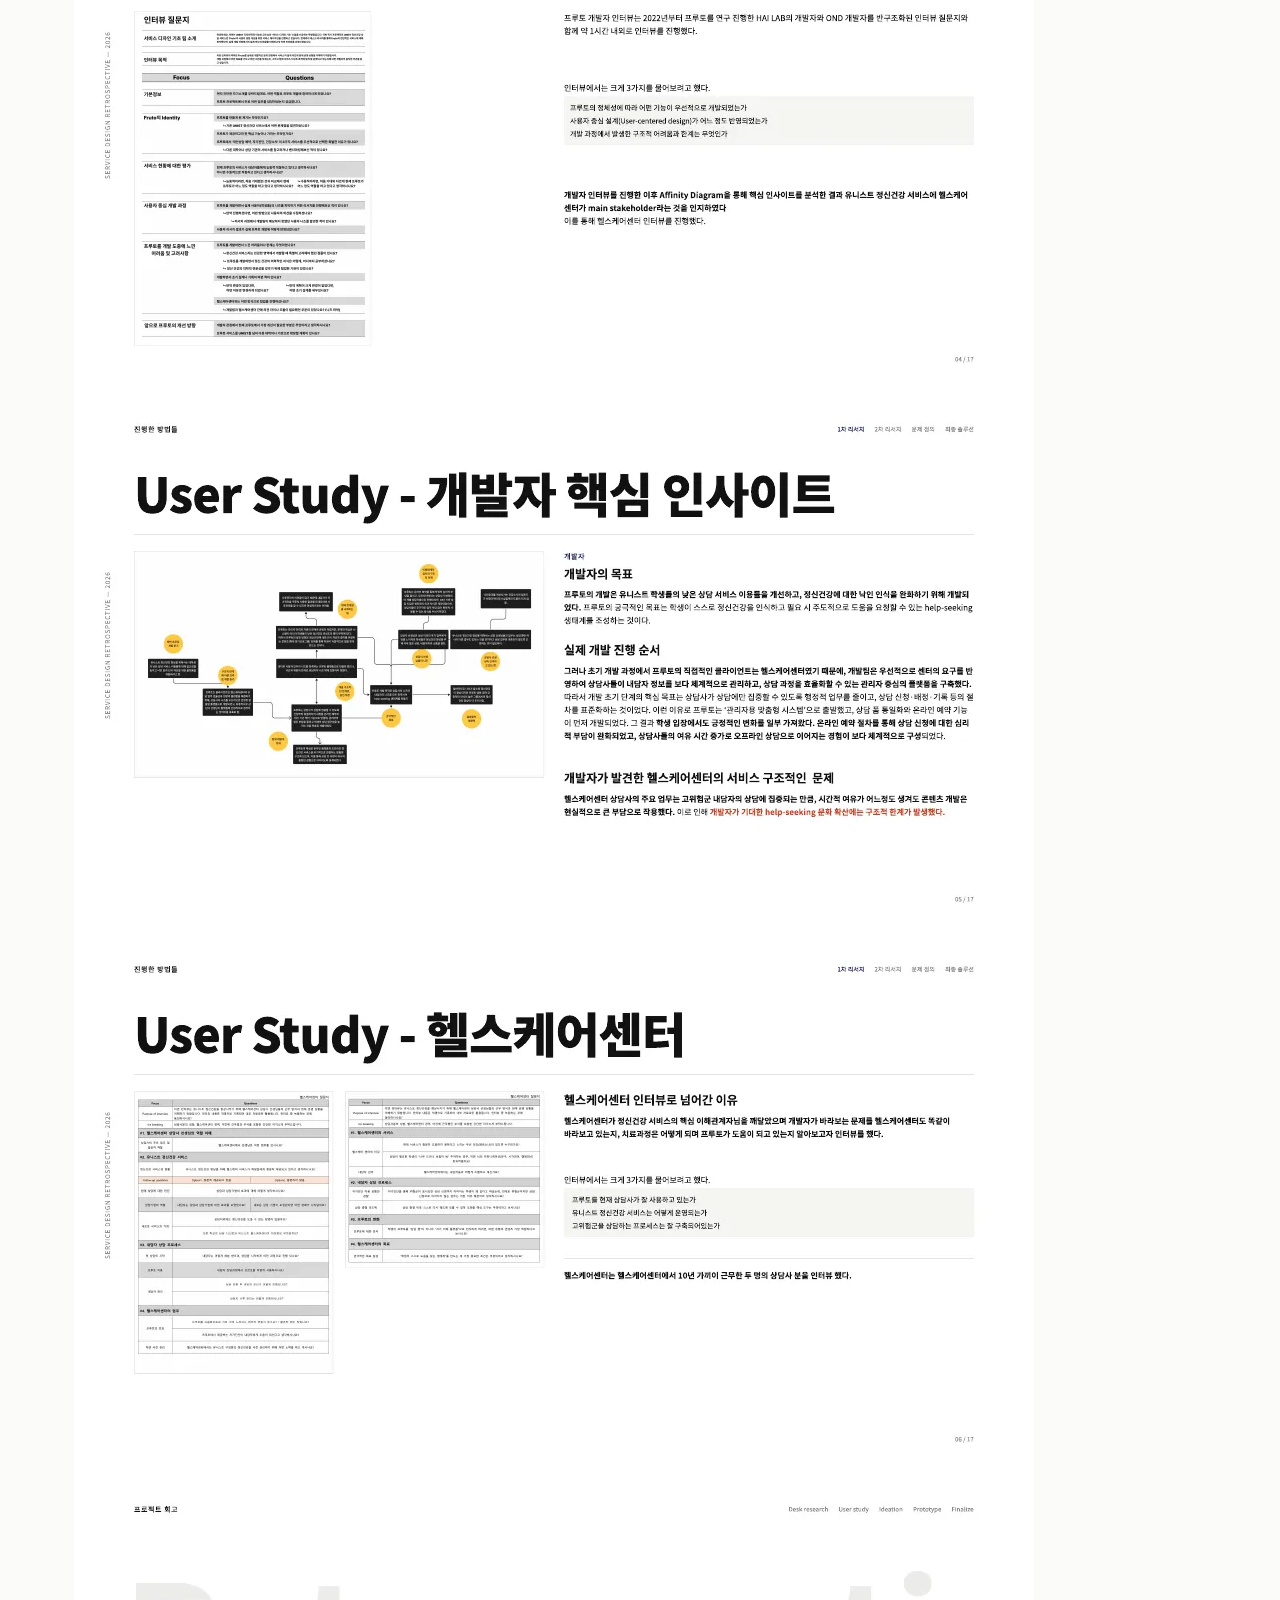
<file: projects/retro/index.html>
<!DOCTYPE html>
<html lang="ko">
<head>
<meta charset="utf-8">
<meta name="viewport" content="width=device-width, initial-scale=1">
<title>프로젝트 회고 및 이론서 — 아카이브</title>
<meta name="description" content="프로젝트 결과물 아카이브">
<link rel="stylesheet" href="../../assets/site.css">
</head>
<body>
<div class="wrap">
  <nav class="top"><a class="" href="../../index.html">아카이브</a><span>PROJECTS</span></nav>
  <header class="head">
    <p class="kicker">01 · 완료 · 2026-09-07</p>
    <h1>프로젝트 회고 및 이론서</h1>
    <p class="lead">다섯 프로젝트(UX DRM · AIXD · BTS 울산컵 · 서디기 · RAI)를 각각 회고하고, 서비스·경험디자인 이론서를 읽은 뒤 내 프로세스를 처음부터 끝까지 다시 적었다.</p>
  </header>
  <p class="section-title">결과물 5</p>
  <ul class="list">
    <li class="item">
      <a class="thumb" href="../../viewer/pdf.html?f=../../projects/retro/web/peurojekteu-hoego-mit-ironseo.pdf&t=%ED%94%84%EB%A1%9C%EC%A0%9D%ED%8A%B8%20%ED%9A%8C%EA%B3%A0%20%EB%B0%8F%20%EC%9D%B4%EB%A1%A0%EC%84%9C&o=../../projects/retro/files/peurojekteu-hoego-mit-ironseo.pdf&p=../../projects/retro/index.html"><img src="thumbs/peurojekteu-hoego-mit-ironseo-1.webp" alt="" loading="lazy"></a>
      <div>
        <h3>프로젝트 회고 및 이론서</h3>
        <div class="meta">PDF<span class="sep">·</span>68쪽<span class="sep">·</span>33.7 MB<span class="sep">·</span>2026-09-12</div>
        <div class="links"><a href="../../viewer/pdf.html?f=../../projects/retro/web/peurojekteu-hoego-mit-ironseo.pdf&t=%ED%94%84%EB%A1%9C%EC%A0%9D%ED%8A%B8%20%ED%9A%8C%EA%B3%A0%20%EB%B0%8F%20%EC%9D%B4%EB%A1%A0%EC%84%9C&o=../../projects/retro/files/peurojekteu-hoego-mit-ironseo.pdf&p=../../projects/retro/index.html">보기 →</a> <a class="sub" href="files/peurojekteu-hoego-mit-ironseo.pdf" download>원본 내려받기 (PDF)</a></div>
        <div class="strip"><img src="thumbs/peurojekteu-hoego-mit-ironseo-1.webp" alt="" loading="lazy"><img src="thumbs/peurojekteu-hoego-mit-ironseo-2.webp" alt="" loading="lazy"><img src="thumbs/peurojekteu-hoego-mit-ironseo-3.webp" alt="" loading="lazy"><img src="thumbs/peurojekteu-hoego-mit-ironseo-4.webp" alt="" loading="lazy"><img src="thumbs/peurojekteu-hoego-mit-ironseo-5.webp" alt="" loading="lazy"><img src="thumbs/peurojekteu-hoego-mit-ironseo-6.webp" alt="" loading="lazy"></div>
      </div>
    </li>
    <li class="item">
      <a class="thumb" href="../../viewer/pdf.html?f=../../projects/retro/web/aixdhoego.pdf&t=AIXD%ED%9A%8C%EA%B3%A0&o=../../projects/retro/files/aixdhoego.pdf&p=../../projects/retro/index.html"><img src="thumbs/aixdhoego-1.webp" alt="" loading="lazy"></a>
      <div>
        <h3>AIXD회고</h3>
        <div class="meta">PDF<span class="sep">·</span>12쪽<span class="sep">·</span>5.7 MB<span class="sep">·</span>2026-09-12</div>
        <div class="links"><a href="../../viewer/pdf.html?f=../../projects/retro/web/aixdhoego.pdf&t=AIXD%ED%9A%8C%EA%B3%A0&o=../../projects/retro/files/aixdhoego.pdf&p=../../projects/retro/index.html">보기 →</a> <a class="sub" href="files/aixdhoego.pdf" download>원본 내려받기 (PDF)</a></div>
        <div class="strip"><img src="thumbs/aixdhoego-1.webp" alt="" loading="lazy"><img src="thumbs/aixdhoego-2.webp" alt="" loading="lazy"><img src="thumbs/aixdhoego-3.webp" alt="" loading="lazy"><img src="thumbs/aixdhoego-4.webp" alt="" loading="lazy"><img src="thumbs/aixdhoego-5.webp" alt="" loading="lazy"><img src="thumbs/aixdhoego-6.webp" alt="" loading="lazy"></div>
      </div>
    </li>
    <li class="item">
      <a class="thumb" href="../../viewer/pdf.html?f=../../projects/retro/web/raihoego.pdf&t=RAI%ED%9A%8C%EA%B3%A0&o=../../projects/retro/files/raihoego.pdf&p=../../projects/retro/index.html"><img src="thumbs/raihoego-1.webp" alt="" loading="lazy"></a>
      <div>
        <h3>RAI회고</h3>
        <div class="meta">PDF<span class="sep">·</span>27쪽<span class="sep">·</span>29.9 MB<span class="sep">·</span>2026-09-12</div>
        <div class="links"><a href="../../viewer/pdf.html?f=../../projects/retro/web/raihoego.pdf&t=RAI%ED%9A%8C%EA%B3%A0&o=../../projects/retro/files/raihoego.pdf&p=../../projects/retro/index.html">보기 →</a> <a class="sub" href="files/raihoego.pdf" download>원본 내려받기 (PDF)</a></div>
        <div class="strip"><img src="thumbs/raihoego-1.webp" alt="" loading="lazy"><img src="thumbs/raihoego-2.webp" alt="" loading="lazy"><img src="thumbs/raihoego-3.webp" alt="" loading="lazy"><img src="thumbs/raihoego-4.webp" alt="" loading="lazy"><img src="thumbs/raihoego-5.webp" alt="" loading="lazy"><img src="thumbs/raihoego-6.webp" alt="" loading="lazy"></div>
      </div>
    </li>
    <li class="item">
      <a class="thumb" href="../../viewer/pdf.html?f=../../projects/retro/web/sdfhoego.pdf&t=SDF%ED%9A%8C%EA%B3%A0&o=../../projects/retro/files/sdfhoego.pdf&p=../../projects/retro/index.html"><img src="thumbs/sdfhoego-1.webp" alt="" loading="lazy"></a>
      <div>
        <h3>SDF회고</h3>
        <div class="meta">PDF<span class="sep">·</span>17쪽<span class="sep">·</span>14.6 MB<span class="sep">·</span>2026-09-12</div>
        <div class="links"><a href="../../viewer/pdf.html?f=../../projects/retro/web/sdfhoego.pdf&t=SDF%ED%9A%8C%EA%B3%A0&o=../../projects/retro/files/sdfhoego.pdf&p=../../projects/retro/index.html">보기 →</a> <a class="sub" href="files/sdfhoego.pdf" download>원본 내려받기 (PDF)</a></div>
        <div class="strip"><img src="thumbs/sdfhoego-1.webp" alt="" loading="lazy"><img src="thumbs/sdfhoego-2.webp" alt="" loading="lazy"><img src="thumbs/sdfhoego-3.webp" alt="" loading="lazy"><img src="thumbs/sdfhoego-4.webp" alt="" loading="lazy"><img src="thumbs/sdfhoego-5.webp" alt="" loading="lazy"><img src="thumbs/sdfhoego-6.webp" alt="" loading="lazy"></div>
      </div>
    </li>
    <li class="item">
      <a class="thumb" href="../../viewer/pdf.html?f=../../projects/retro/web/uxdrmhoego.pdf&t=UXDRM%ED%9A%8C%EA%B3%A0&o=../../projects/retro/files/uxdrmhoego.pdf&p=../../projects/retro/index.html"><img src="thumbs/uxdrmhoego-1.webp" alt="" loading="lazy"></a>
      <div>
        <h3>UXDRM회고</h3>
        <div class="meta">PDF<span class="sep">·</span>13쪽<span class="sep">·</span>17.1 MB<span class="sep">·</span>2026-09-12</div>
        <div class="links"><a href="../../viewer/pdf.html?f=../../projects/retro/web/uxdrmhoego.pdf&t=UXDRM%ED%9A%8C%EA%B3%A0&o=../../projects/retro/files/uxdrmhoego.pdf&p=../../projects/retro/index.html">보기 →</a> <a class="sub" href="files/uxdrmhoego.pdf" download>원본 내려받기 (PDF)</a></div>
        <div class="strip"><img src="thumbs/uxdrmhoego-1.webp" alt="" loading="lazy"><img src="thumbs/uxdrmhoego-2.webp" alt="" loading="lazy"><img src="thumbs/uxdrmhoego-3.webp" alt="" loading="lazy"><img src="thumbs/uxdrmhoego-4.webp" alt="" loading="lazy"><img src="thumbs/uxdrmhoego-5.webp" alt="" loading="lazy"><img src="thumbs/uxdrmhoego-6.webp" alt="" loading="lazy"></div>
      </div>
    </li>
  </ul>
  <footer class="foot">
    <span>© 2026 아카이브</span>
    <span>GitHub Pages</span>
  </footer>
</div>
</body>
</html>
</file>
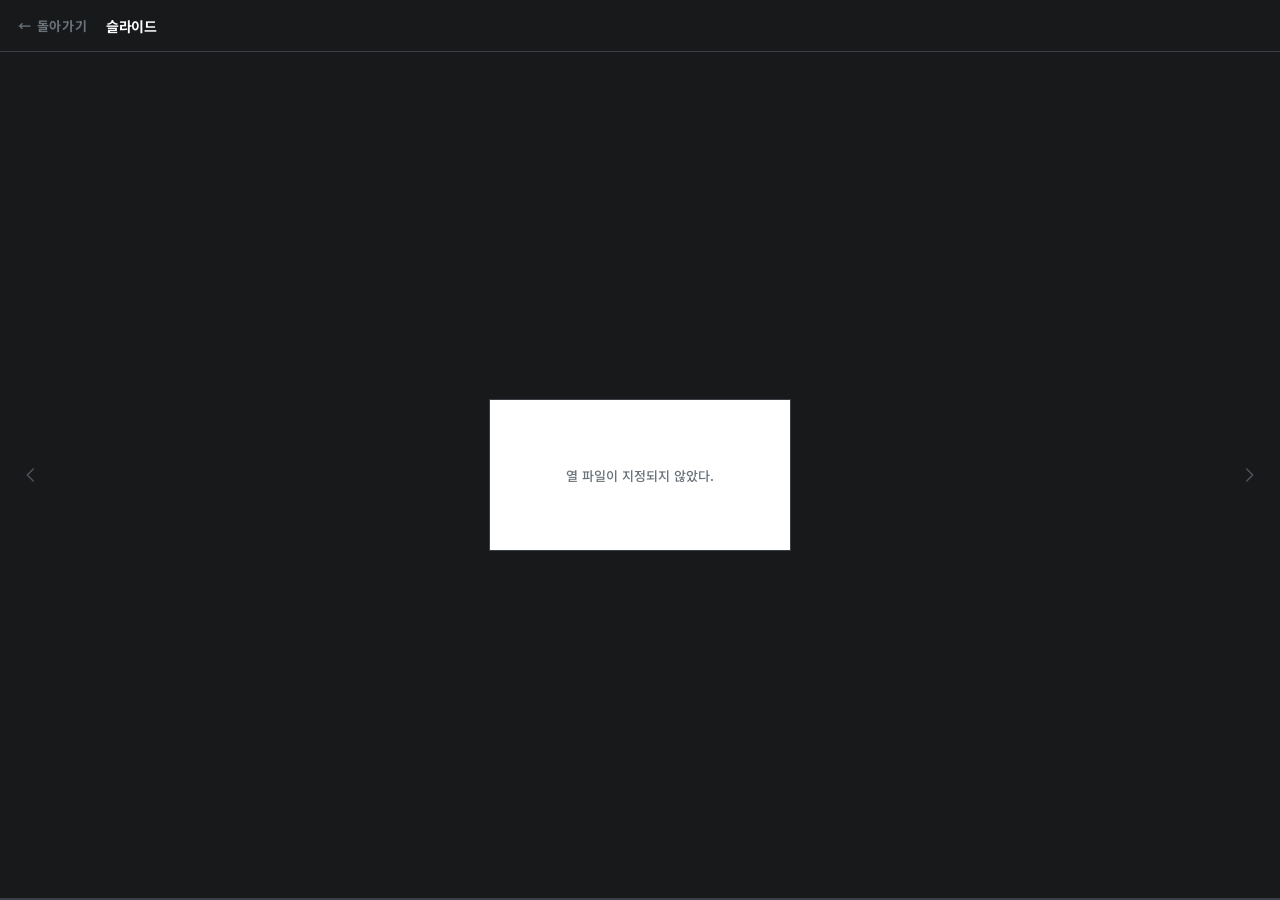
<file: viewer/slides.html>
<!DOCTYPE html>
<html lang="ko">
<head>
<meta charset="utf-8">
<meta name="viewport" content="width=device-width, initial-scale=1, viewport-fit=cover">
<title>슬라이드</title>
<meta name="robots" content="noindex">
<style>
/* 슬라이드 뷰어 — 덱을 한 장씩 넘겨 본다.
   판을 보는 화면이라 테마와 무관하게 어두운 판으로 고정한다(덱의 반전 팔레트). */
@import url('https://fonts.googleapis.com/css2?family=Noto+Sans+KR:wght@400;500;700&display=swap');
:root{ --bg:#17191B; --ink:#FFFFFF; --lite:#B4BABF; --dim:#6B737A; --rule:#3A4045;
  --sans:"Noto Sans KR","Apple SD Gothic Neo",system-ui,sans-serif; }
*{box-sizing:border-box}
html,body{height:100%}
body{margin:0; background:var(--bg); color:var(--ink); font-family:var(--sans); font-weight:500;
  display:flex; flex-direction:column; overflow:hidden; -webkit-font-smoothing:antialiased;
  word-break:keep-all}
a{color:inherit; text-decoration:none}
:focus-visible{outline:2px solid var(--ink); outline-offset:2px}

.bar{flex:none; display:flex; align-items:center; gap:18px; height:52px; padding:0 18px;
  border-bottom:1px solid var(--rule); font-size:13px}
.bar .back{color:var(--dim); font-weight:700; letter-spacing:.06em; white-space:nowrap}
.bar .back:hover{color:var(--ink)}
.bar .ttl{flex:1; min-width:0; font-size:14px; font-weight:700; letter-spacing:-.01em;
  overflow:hidden; text-overflow:ellipsis; white-space:nowrap}
.bar .num{color:var(--lite); font-variant-numeric:tabular-nums; white-space:nowrap; letter-spacing:.02em}
.bar .dl{color:var(--dim); font-weight:700; border-bottom:1px solid var(--rule); white-space:nowrap}
.bar .dl:hover{color:var(--ink); border-bottom-color:var(--ink)}

.stage{flex:1; position:relative; display:flex; align-items:center; justify-content:center;
  padding:22px; min-height:0}
.slide{position:relative; background:#FFF; border:1px solid var(--rule); max-width:100%; max-height:100%}
.slide canvas{display:block; width:100%; height:100%}
.msg{position:absolute; inset:0; display:flex; align-items:center; justify-content:center;
  font-size:13px; color:var(--dim); pointer-events:none}

.zone{position:absolute; top:0; bottom:0; width:26%; border:0; background:none; cursor:pointer;
  display:flex; align-items:center; padding:0 20px; color:var(--dim)}
.zone:hover{color:var(--ink)}
.zone.prev{left:0; justify-content:flex-start}
.zone.next{right:0; justify-content:flex-end}
.zone svg{width:22px; height:22px; opacity:.65}
.zone:hover svg{opacity:1}
.zone[disabled]{opacity:.2; cursor:default}

.rail{flex:none; height:2px; background:var(--rule)}
.rail i{display:block; height:100%; background:var(--ink); width:0; transition:width .18s ease}
@media (prefers-reduced-motion:reduce){ .rail i{transition:none} }
@media (max-width:640px){
  .bar{gap:12px; padding:0 12px; height:48px}
  .bar .ttl{font-size:13px}
  .bar .back span,.bar .dl span{display:none}
  .stage{padding:10px}
  .zone{width:32%; padding:0 8px}
}
</style>
</head>
<body>
<div class="bar">
  <a class="back" id="back" href="../index.html">←<span> 돌아가기</span></a>
  <div class="ttl" id="ttl">슬라이드</div>
  <div class="num" id="num"></div>
  <a class="dl" id="dl" href="#" download hidden>원본<span> PDF</span></a>
</div>

<div class="stage" id="stage">
  <div class="slide" id="slide"><canvas id="cv"></canvas></div>
  <div class="msg" id="msg">불러오는 중…</div>
  <button class="zone prev" id="prev" type="button" aria-label="이전 장">
    <svg viewBox="0 0 24 24" fill="none" stroke="currentColor" stroke-width="1.6" aria-hidden="true"><path d="M15 5 L8 12 L15 19"/></svg>
  </button>
  <button class="zone next" id="next" type="button" aria-label="다음 장">
    <svg viewBox="0 0 24 24" fill="none" stroke="currentColor" stroke-width="1.6" aria-hidden="true"><path d="M9 5 L16 12 L9 19"/></svg>
  </button>
</div>
<div class="rail"><i id="rail"></i></div>

<script type="module">
import * as pdfjsLib from './pdfjs/pdf.min.mjs';
pdfjsLib.GlobalWorkerOptions.workerSrc = './pdfjs/pdf.worker.min.mjs';

const $ = (id) => document.getElementById(id);
const q = new URLSearchParams(location.search);
const f = q.get('f'), t = q.get('t'), o = q.get('o'), p = q.get('p');
const stage = $('stage'), slide = $('slide'), cv = $('cv'), msg = $('msg');

if (t) { $('ttl').textContent = t; document.title = t; }
if (p) $('back').href = p;
if (o) { $('dl').href = o; $('dl').hidden = false; }

const sameOrigin = (u) => { try { return new URL(u, location.href).origin === location.origin; } catch { return false; } };
if (!f || !sameOrigin(f)) { msg.textContent = '열 파일이 지정되지 않았다.'; }
else start(new URL(f, location.href).href);

async function start(url) {
  let pdf;
  try {
    const abs = (s) => new URL(s, location.href).href;
    const task = pdfjsLib.getDocument({
      url,
      cMapUrl: abs('./pdfjs/cmaps/'), cMapPacked: true,
      standardFontDataUrl: abs('./pdfjs/standard_fonts/'),
      wasmUrl: abs('./pdfjs/wasm/'), iccUrl: abs('./pdfjs/iccs/'),
    });
    task.onProgress = ({ loaded, total }) => {
      if (total) msg.textContent = '불러오는 중… ' + Math.round(loaded / total * 100) + '%';
    };
    pdf = await task.promise;
  } catch (e) {
    msg.textContent = '파일을 열지 못했다: ' + (e && e.message ? e.message : e);
    return;
  }

  const total = pdf.numPages;
  const first = await pdf.getPage(1);
  const base = first.getViewport({ scale: 1 });
  const ratio = base.width / base.height;
  slide.style.aspectRatio = base.width + ' / ' + base.height;

  let cur = 1, token = 0;
  const cache = new Map();                    // page -> {canvas, w}

  function fit() {
    const availW = stage.clientWidth - 44, availH = stage.clientHeight - 44;
    let w = Math.min(availW, availH * ratio);
    w = Math.max(160, Math.floor(w));
    slide.style.width = w + 'px';
    slide.style.height = Math.round(w / ratio) + 'px';
    return w;
  }

  async function bitmap(n, cssW) {
    const hit = cache.get(n);
    if (hit && hit.w >= cssW * 0.92) return hit.canvas;
    const page = await pdf.getPage(n);
    const dpr = Math.min(window.devicePixelRatio || 1, 2);
    const vp = page.getViewport({ scale: cssW * dpr / base.width });
    const c = document.createElement('canvas');
    c.width = Math.floor(vp.width); c.height = Math.floor(vp.height);
    await page.render({ canvasContext: c.getContext('2d', { alpha: false }), viewport: vp }).promise;
    cache.set(n, { canvas: c, w: cssW });
    if (cache.size > 6) cache.delete(cache.keys().next().value);
    return c;
  }

  async function show(n, quiet) {
    n = Math.max(1, Math.min(total, n));
    cur = n; const my = ++token;
    $('num').textContent = n + ' / ' + total;
    $('rail').style.width = (n / total * 100) + '%';
    $('prev').disabled = n === 1; $('next').disabled = n === total;
    if (history.replaceState) history.replaceState(null, '', '#' + n);
    const w = fit();
    if (!quiet && !cache.has(n)) msg.textContent = '';
    try {
      const c = await bitmap(n, w);
      if (my !== token) return;
      cv.width = c.width; cv.height = c.height;
      cv.getContext('2d', { alpha: false }).drawImage(c, 0, 0);
      msg.textContent = '';
    } catch (e) { console.warn('render fail', n, e); }
    for (const k of [n + 1, n - 1]) if (k >= 1 && k <= total) bitmap(k, w).catch(() => {});
  }

  $('prev').addEventListener('click', () => show(cur - 1));
  $('next').addEventListener('click', () => show(cur + 1));
  window.addEventListener('keydown', (e) => {
    if (e.metaKey || e.ctrlKey || e.altKey) return;
    const k = e.key;
    if (k === 'ArrowRight' || k === 'PageDown' || k === ' ') { e.preventDefault(); show(cur + 1); }
    else if (k === 'ArrowLeft' || k === 'PageUp') { e.preventDefault(); show(cur - 1); }
    else if (k === 'Home') { e.preventDefault(); show(1); }
    else if (k === 'End') { e.preventDefault(); show(total); }
    else if (k === 'Escape' && p) location.href = p;
  });

  let sx = null, sy = null;
  stage.addEventListener('touchstart', (e) => { sx = e.touches[0].clientX; sy = e.touches[0].clientY; }, { passive: true });
  stage.addEventListener('touchend', (e) => {
    if (sx === null) return;
    const dx = e.changedTouches[0].clientX - sx, dy = e.changedTouches[0].clientY - sy;
    if (Math.abs(dx) > 44 && Math.abs(dx) > Math.abs(dy)) show(cur + (dx < 0 ? 1 : -1));
    sx = null;
  }, { passive: true });

  let timer;
  window.addEventListener('resize', () => {
    clearTimeout(timer);
    timer = setTimeout(() => { cache.clear(); show(cur, true); }, 180);
  });

  const from = parseInt(location.hash.slice(1), 10);
  show(from >= 1 && from <= total ? from : 1);
}
</script>
</body>
</html>
</file>
<file: assets/site.css>
/* 아카이브 — 통합 덱의 조판 규칙을 웹으로 옮긴 것.
   색:   ink 1C1F21 읽어야 하는 글 · muted 6B737A 읽어도 되는 글 · faint A3ABB2 읽는 글이 아닌 것
   어두운 판은 덱의 반전 팔레트를 그대로 쓴다. 그림자 없음, 라운드 없음.
   레이아웃은 좌측 고정 칼럼 + 우측 목록. (Campo Woytuk · Make Lab · Ko 의 방식) */
@import url('https://fonts.googleapis.com/css2?family=Noto+Sans+KR:wght@400;500;700&display=swap');

:root{
  --bg:#FBFBFA; --panel:#FFFFFF; --ink:#1C1F21; --muted:#6B737A; --faint:#A3ABB2;
  --rule:#DFE3E7; --hair:#E8E9EB; --sel:#1C1F21;
  --sans:"Noto Sans KR","Apple SD Gothic Neo",system-ui,sans-serif;
  --mono:ui-monospace,SFMono-Regular,"SF Mono",Menlo,monospace;
}
@media (prefers-color-scheme:dark){
  :root:not([data-theme="light"]){
    --bg:#17191B; --panel:#1C1F21; --ink:#FFFFFF; --muted:#B4BABF; --faint:#6B737A;
    --rule:#3A4045; --hair:#2A2E31; --sel:#FFFFFF;
  }
}
:root[data-theme="dark"]{
  --bg:#17191B; --panel:#1C1F21; --ink:#FFFFFF; --muted:#B4BABF; --faint:#6B737A;
  --rule:#3A4045; --hair:#2A2E31; --sel:#FFFFFF;
}
*{box-sizing:border-box}
html{-webkit-text-size-adjust:100%; scroll-behavior:smooth}
@media (prefers-reduced-motion:reduce){ html{scroll-behavior:auto} }
body{
  margin:0; background:var(--bg); color:var(--ink);
  font-family:var(--sans); font-weight:500; font-size:16px; line-height:1.75;
  word-break:keep-all; overflow-wrap:anywhere; -webkit-font-smoothing:antialiased;
}
a{color:inherit; text-decoration:none}
img{max-width:100%; display:block}
::selection{background:var(--sel); color:var(--bg)}
:focus-visible{outline:2px solid var(--ink); outline-offset:3px}
.sr{position:absolute; width:1px; height:1px; overflow:hidden; clip:rect(0 0 0 0); white-space:nowrap}

/* ─── 판 ─── */
.wrap{max-width:1220px; margin:0 auto; padding:0 44px}
.shell{display:grid; grid-template-columns:266px minmax(0,1fr); gap:0 88px; align-items:start}

/* ─── 좌측 고정 칼럼 ─── */
.side{position:sticky; top:0; padding-block:64px 40px; max-height:100vh; overflow-y:auto;
  scrollbar-width:none}
.side::-webkit-scrollbar{display:none}
.me{display:block; font-size:20px; font-weight:700; letter-spacing:-.015em; line-height:1.3}
.role{margin:5px 0 0; font-size:12.5px; font-weight:500; color:var(--faint); letter-spacing:.02em}
.side .hr{height:1px; background:var(--rule); margin:26px 0 24px}
.decl{margin:0; font-size:17.5px; font-weight:500; line-height:1.72; letter-spacing:-.012em;
  color:var(--muted)}
.decl b{font-weight:700; color:var(--ink)}

.snav{list-style:none; margin:30px 0 0; padding:0}
.snav li{margin:0}
.snav a{display:flex; align-items:baseline; gap:8px; padding:7px 0 7px 13px;
  border-left:1px solid var(--rule); font-size:13.5px; color:var(--muted);
  transition:color .14s ease, border-color .14s ease}
.snav a:hover{color:var(--ink)}
.snav a .n{margin-left:auto; font-size:11.5px; color:var(--faint); font-variant-numeric:tabular-nums}
.snav a[aria-current="true"]{color:var(--ink); border-left-color:var(--ink)}
.snav a[aria-current="true"] .n{color:var(--muted)}

.news{margin:34px 0 0}
.lab{margin:0 0 10px; font-size:11px; font-weight:700; letter-spacing:.14em; color:var(--faint)}
.news ul{list-style:none; margin:0; padding:0}
.news li{display:grid; grid-template-columns:52px 1fr; gap:0 10px; padding:0 0 9px;
  font-size:12.5px; line-height:1.62; color:var(--muted)}
.news li time{font-family:var(--mono); font-size:11px; color:var(--faint); padding-top:1px;
  font-variant-numeric:tabular-nums}
.mail{margin:26px 0 0; font-size:12.5px; color:var(--muted)}
.mail a{border-bottom:1px solid var(--rule)}
.mail a:hover{color:var(--ink); border-bottom-color:var(--ink)}

/* ─── 우측 본문 ─── */
.main{padding-block:64px 0; min-width:0}
.sec{scroll-margin-top:56px}
.sec + .sec{margin-top:76px}
.sechead{display:flex; align-items:baseline; gap:12px; margin:0 0 10px}
.sechead h2{margin:0; font-size:15px; font-weight:700; letter-spacing:.02em}
.sechead .n{font-size:11.5px; color:var(--faint); font-variant-numeric:tabular-nums}
.sechead .rule{flex:1; height:1px; background:var(--rule); transform:translateY(-3px)}
.seclead{margin:0 0 8px; font-size:13.5px; line-height:1.7; color:var(--muted); max-width:64ch}

.list{list-style:none; margin:0; padding:0}
.entry{display:grid; grid-template-columns:300px minmax(0,1fr); gap:0 34px;
  padding:36px 0; border-bottom:1px solid var(--hair)}
.entry:last-child{border-bottom:0; padding-bottom:10px}

/* 표지 — 호버하면 덱의 앞장들이 넘어간다 */
.shot{position:relative; display:block; aspect-ratio:16/9; background:var(--panel);
  border:1px solid var(--rule); overflow:hidden}
.shot img{position:absolute; inset:0; width:100%; height:100%; object-fit:cover;
  opacity:0; transition:opacity .22s linear}
.shot img.on{opacity:1}
.ticks{position:absolute; left:0; right:0; bottom:0; display:flex; gap:1px;
  opacity:0; transition:opacity .18s ease}
.ticks i{flex:1; height:2px; background:var(--rule)}
.ticks i.on{background:var(--ink)}
.entry:hover .ticks, .entry:focus-within .ticks{opacity:1}
@media (prefers-reduced-motion:reduce){
  .shot img{transition:none}
  .ticks{transition:none}
}

.ehead{display:flex; align-items:baseline; gap:14px; margin:0 0 9px}
.ehead .k{font-size:11.5px; font-weight:700; letter-spacing:.1em; color:var(--muted)}
.ehead .y{margin-left:auto; font-size:11.5px; color:var(--faint); letter-spacing:.04em;
  font-variant-numeric:tabular-nums; white-space:nowrap}
.entry h3{margin:0 0 12px; font-size:21px; font-weight:700; line-height:1.4; letter-spacing:-.02em}
.entry h3 a{background-image:linear-gradient(var(--ink),var(--ink));
  background-size:0 1px; background-repeat:no-repeat; background-position:0 100%;
  transition:background-size .22s ease}
.entry:hover h3 a, .entry h3 a:focus-visible{background-size:100% 1px}
@media (prefers-reduced-motion:reduce){ .entry h3 a{transition:none} }
.goal{margin:0 0 12px; font-size:14.5px; line-height:1.78; color:var(--muted); max-width:56ch}
.steps{margin:0 0 16px; font-size:12.5px; line-height:1.7; color:var(--faint); letter-spacing:.01em}
.links{display:flex; align-items:baseline; flex-wrap:wrap; gap:0 20px; font-size:13px}
.links a{border-bottom:1px solid var(--rule); padding-bottom:1px}
.links a:hover{border-bottom-color:var(--ink)}
.links .go{font-weight:700; border-bottom-color:var(--ink)}
.links .sub{color:var(--muted)}
.links .sub:hover{color:var(--ink)}
.links .d{margin-left:auto; color:var(--faint); font-size:12px; font-variant-numeric:tabular-nums;
  white-space:nowrap}

.about p{margin:0 0 15px; font-size:14.5px; line-height:1.85; color:var(--muted); max-width:62ch}
.about p:last-child{margin-bottom:0}
.about .c a{color:var(--ink); border-bottom:1px solid var(--rule)}
.about .c a:hover{border-bottom-color:var(--ink)}

/* ─── 관심사 ─── 한 문장 → 의미로 묶은 영역(두 단) → 영역 사이를 잇는 것. 선과 글만으로, 덱과 같은 회색 세 단계 */
.istate{margin:6px 0 30px; font-size:18px; font-weight:500; line-height:1.85; letter-spacing:-.01em; max-width:40em}
.igroups{display:grid; grid-template-columns:repeat(2,minmax(0,1fr)); gap:6px 44px;
  border-top:1px solid var(--rule); padding-top:22px}
.ig h3{margin:0 0 12px; font-size:12px; font-weight:700; letter-spacing:.08em; color:var(--muted)}
.ig ul{list-style:none; margin:0 0 18px; padding:0}
.ig li{padding:0 0 16px}
.ig .in{margin:0 0 3px; font-size:15.5px; font-weight:700; line-height:1.55; letter-spacing:-.01em}
.ig .it{margin:0; font-size:13.5px; line-height:1.78; color:var(--muted)}
.ig .iterm{margin:5px 0 0; font-family:var(--mono); font-size:11px; letter-spacing:.02em; color:var(--faint)}
.ilinks{margin-top:8px; border-top:1px solid var(--rule); padding-top:20px}
.ilinks .lab{margin:0 0 6px; font-size:12px; font-weight:700; letter-spacing:.08em; color:var(--muted)}
.ilinks ul{list-style:none; margin:0; padding:0}
.ilinks li{display:grid; grid-template-columns:minmax(0,1fr) minmax(0,1.15fr); gap:2px 32px;
  padding:13px 0; border-top:1px solid var(--hair)}
.ilinks li:first-child{border-top:0}
.ilinks .il{font-size:14.5px; font-weight:700; line-height:1.65}
.ilinks .iw{font-size:13.5px; line-height:1.75; color:var(--muted)}
.ilinks .iw a{border-bottom:1px solid var(--rule)}
.ilinks .iw a:hover{color:var(--ink); border-bottom-color:var(--ink)}

.foot{display:flex; justify-content:space-between; gap:16px; margin-top:80px;
  padding:16px 0 56px; border-top:1px solid var(--rule);
  font-size:11.5px; letter-spacing:.08em; color:var(--faint)}

/* ─── 좁은 판 ─── */
@media (max-width:1000px){
  .wrap{padding:0 28px}
  .shell{grid-template-columns:1fr; gap:0}
  .side{position:static; max-height:none; padding-block:52px 0; overflow:visible}
  .decl{font-size:20px; max-width:32ch}
  .snav{display:flex; flex-wrap:wrap; gap:0 22px; margin-top:26px}
  .snav a{padding:0 0 6px; border-left:0; border-bottom:1px solid var(--rule)}
  .snav a .n{margin-left:0}
  .snav a[aria-current="true"]{border-bottom-color:var(--ink)}
  .news{margin-top:30px}
  .news ul{display:grid; gap:0 26px; grid-template-columns:repeat(auto-fit,minmax(240px,1fr))}
  .main{padding-block:44px 0}
  .sec + .sec{margin-top:60px}
}
@media (max-width:700px){
  .wrap{padding:0 20px}
  .entry{grid-template-columns:1fr; gap:16px 0}
  .shot{order:-1}
  .entry h3{font-size:19px}
  .ehead{flex-wrap:wrap; gap:4px 12px}
  .ehead .y{margin-left:0}
  .links{gap:0 16px}
  .links .d{margin-left:0; flex-basis:100%; padding-top:6px}
  .ticks{opacity:1}
  .istate{font-size:17px}
  .igroups{grid-template-columns:1fr}
  .ilinks li{grid-template-columns:1fr}
}
</file>
